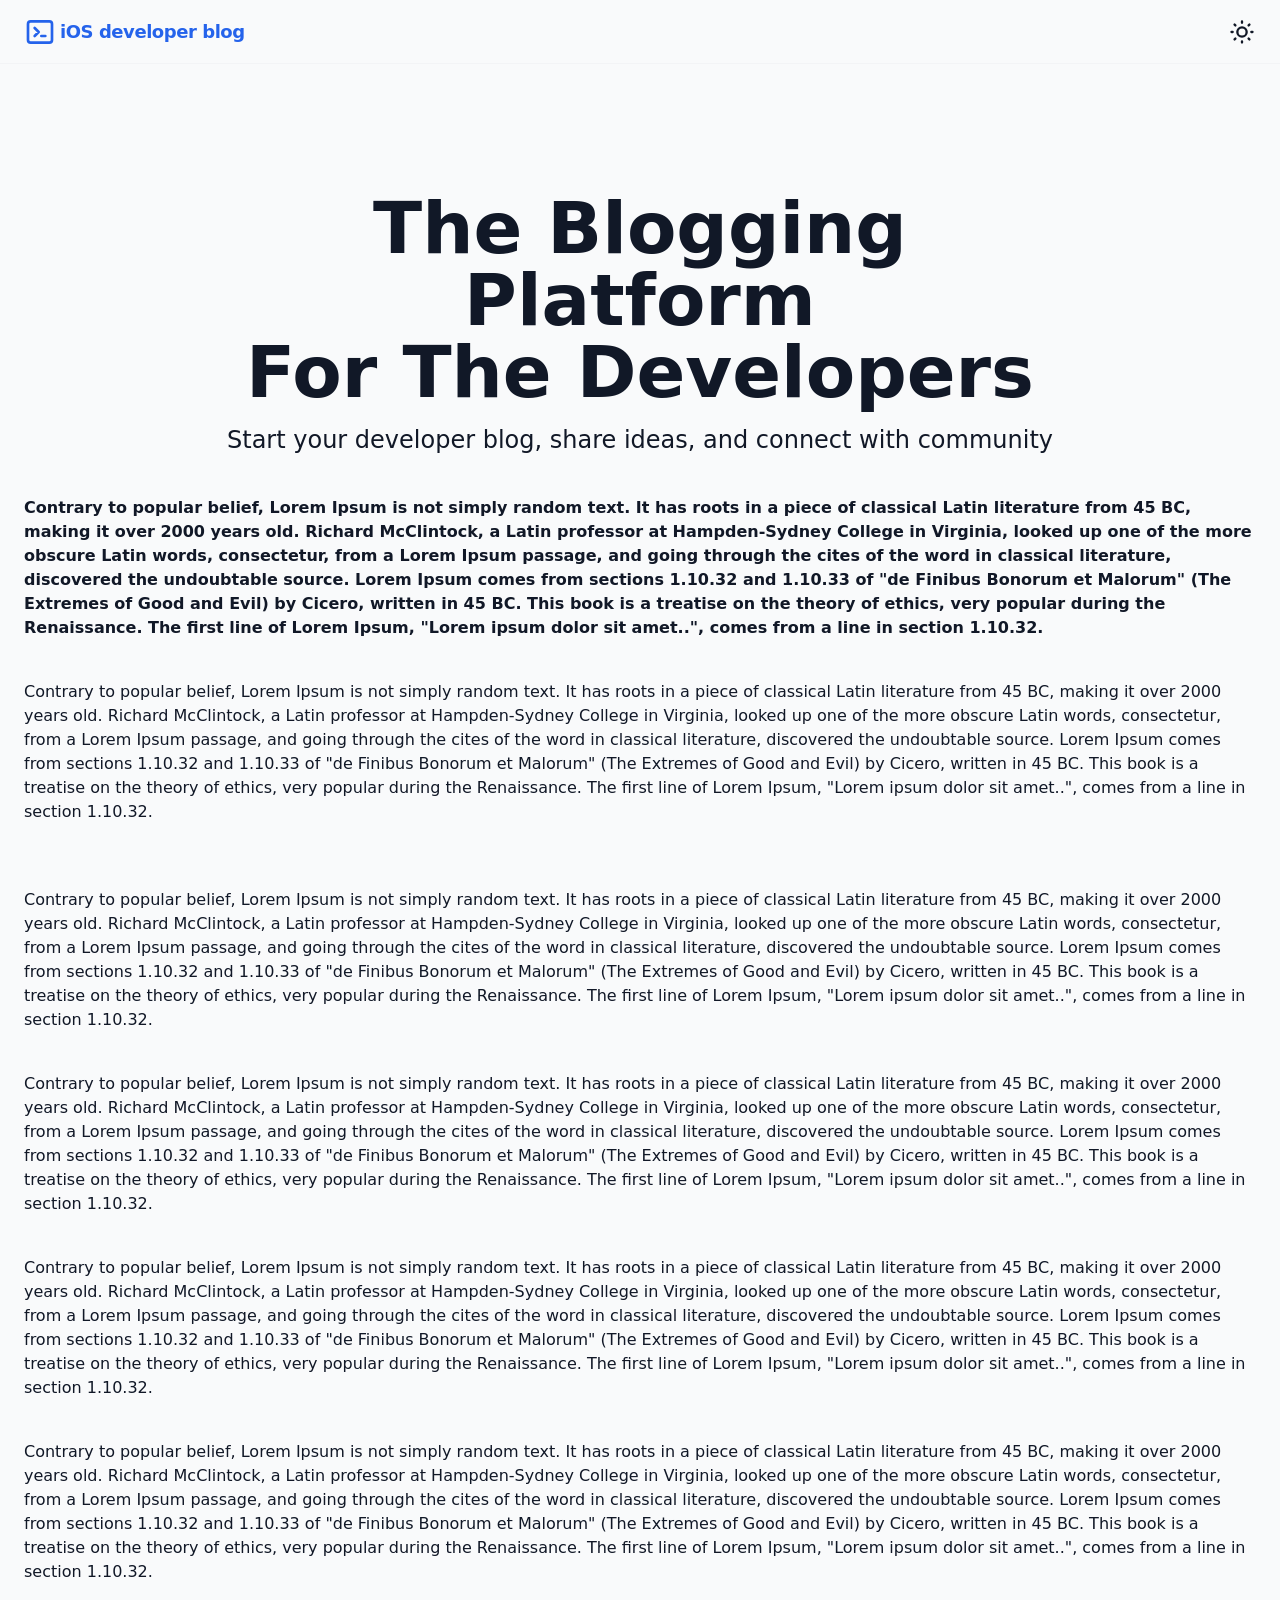
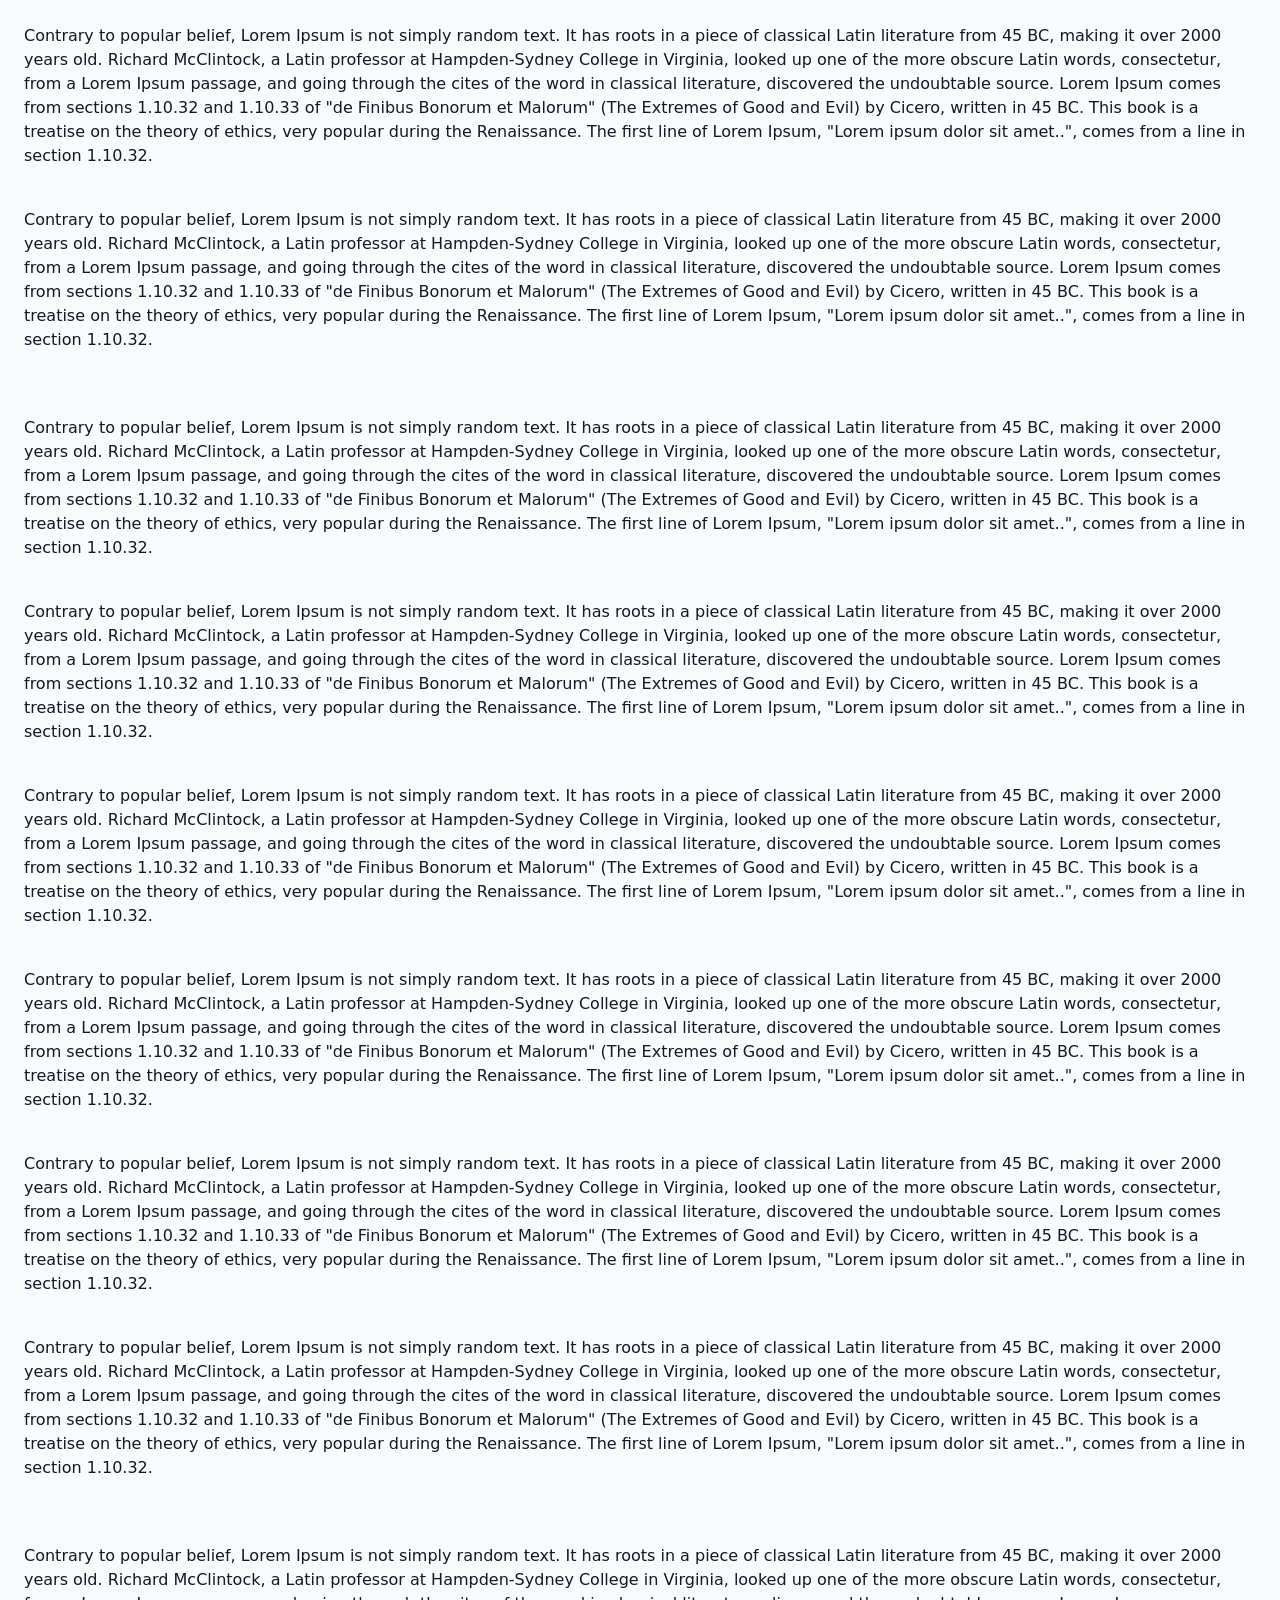
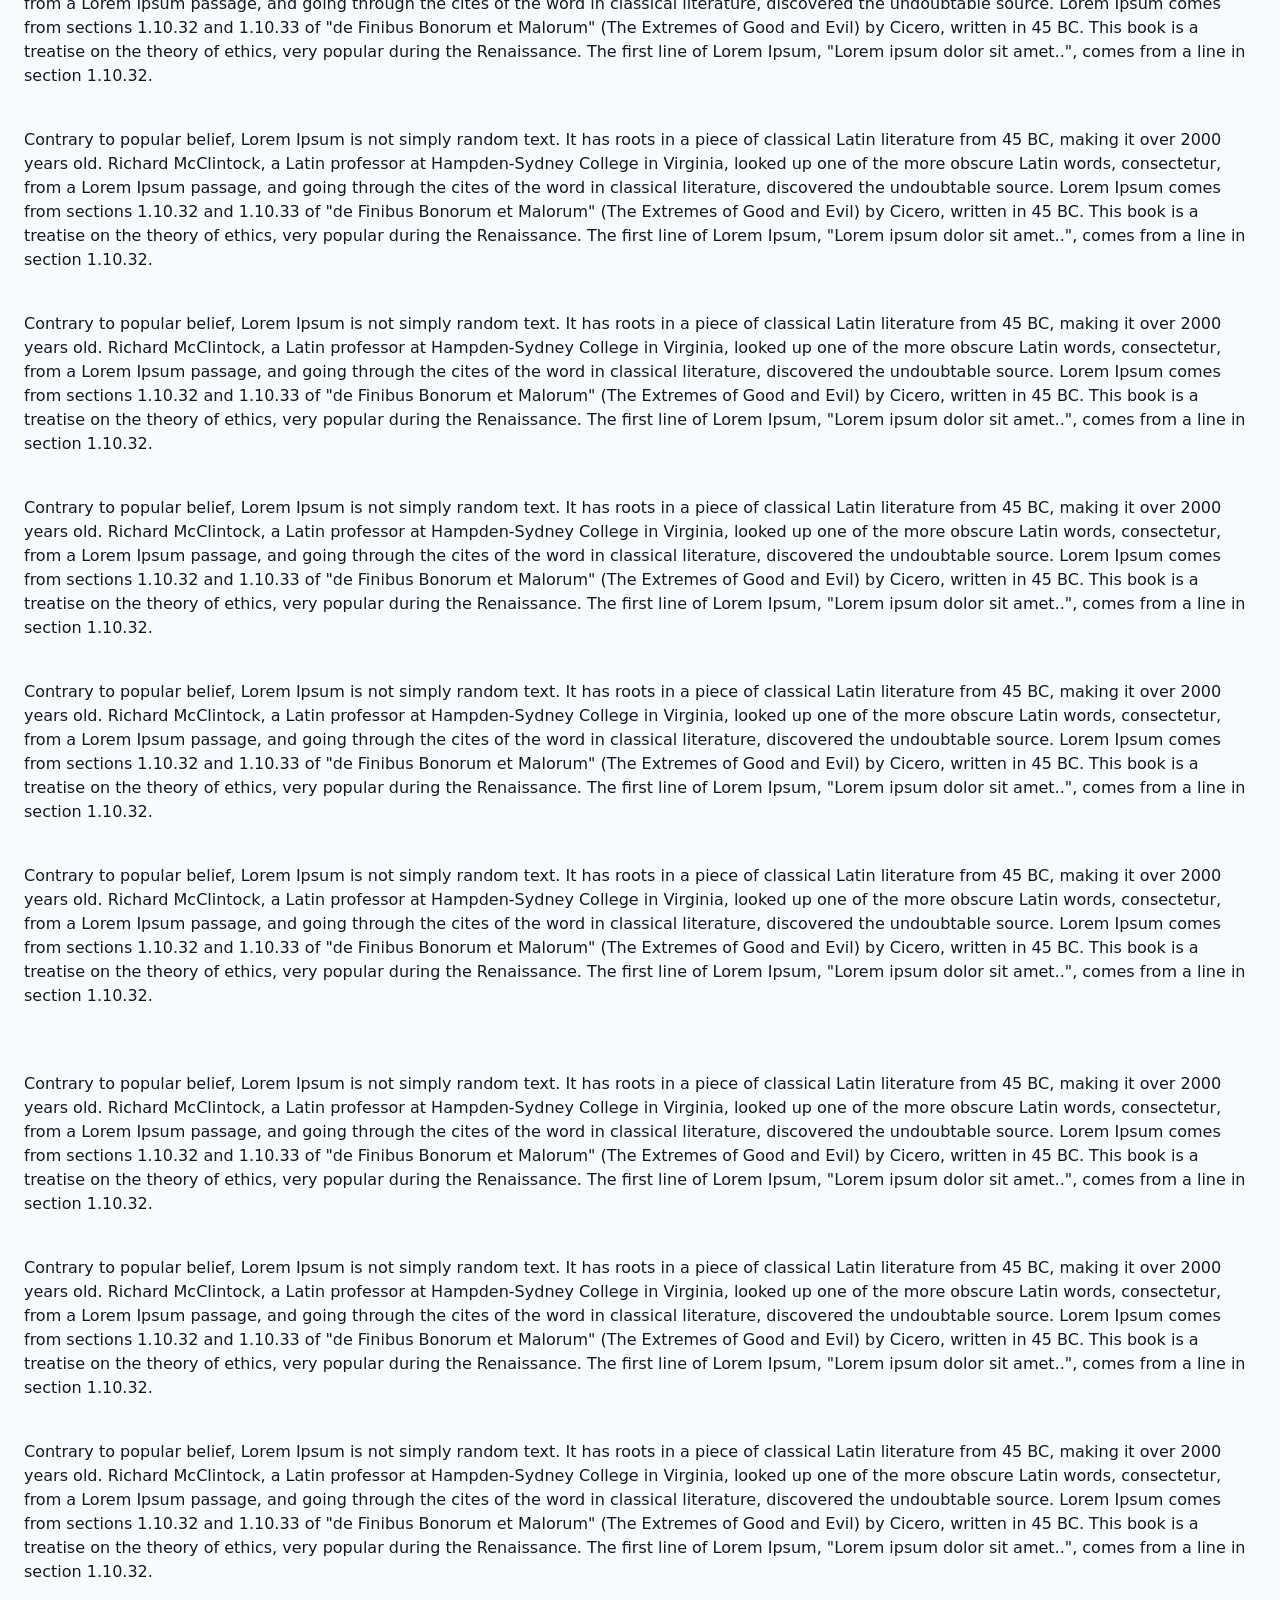
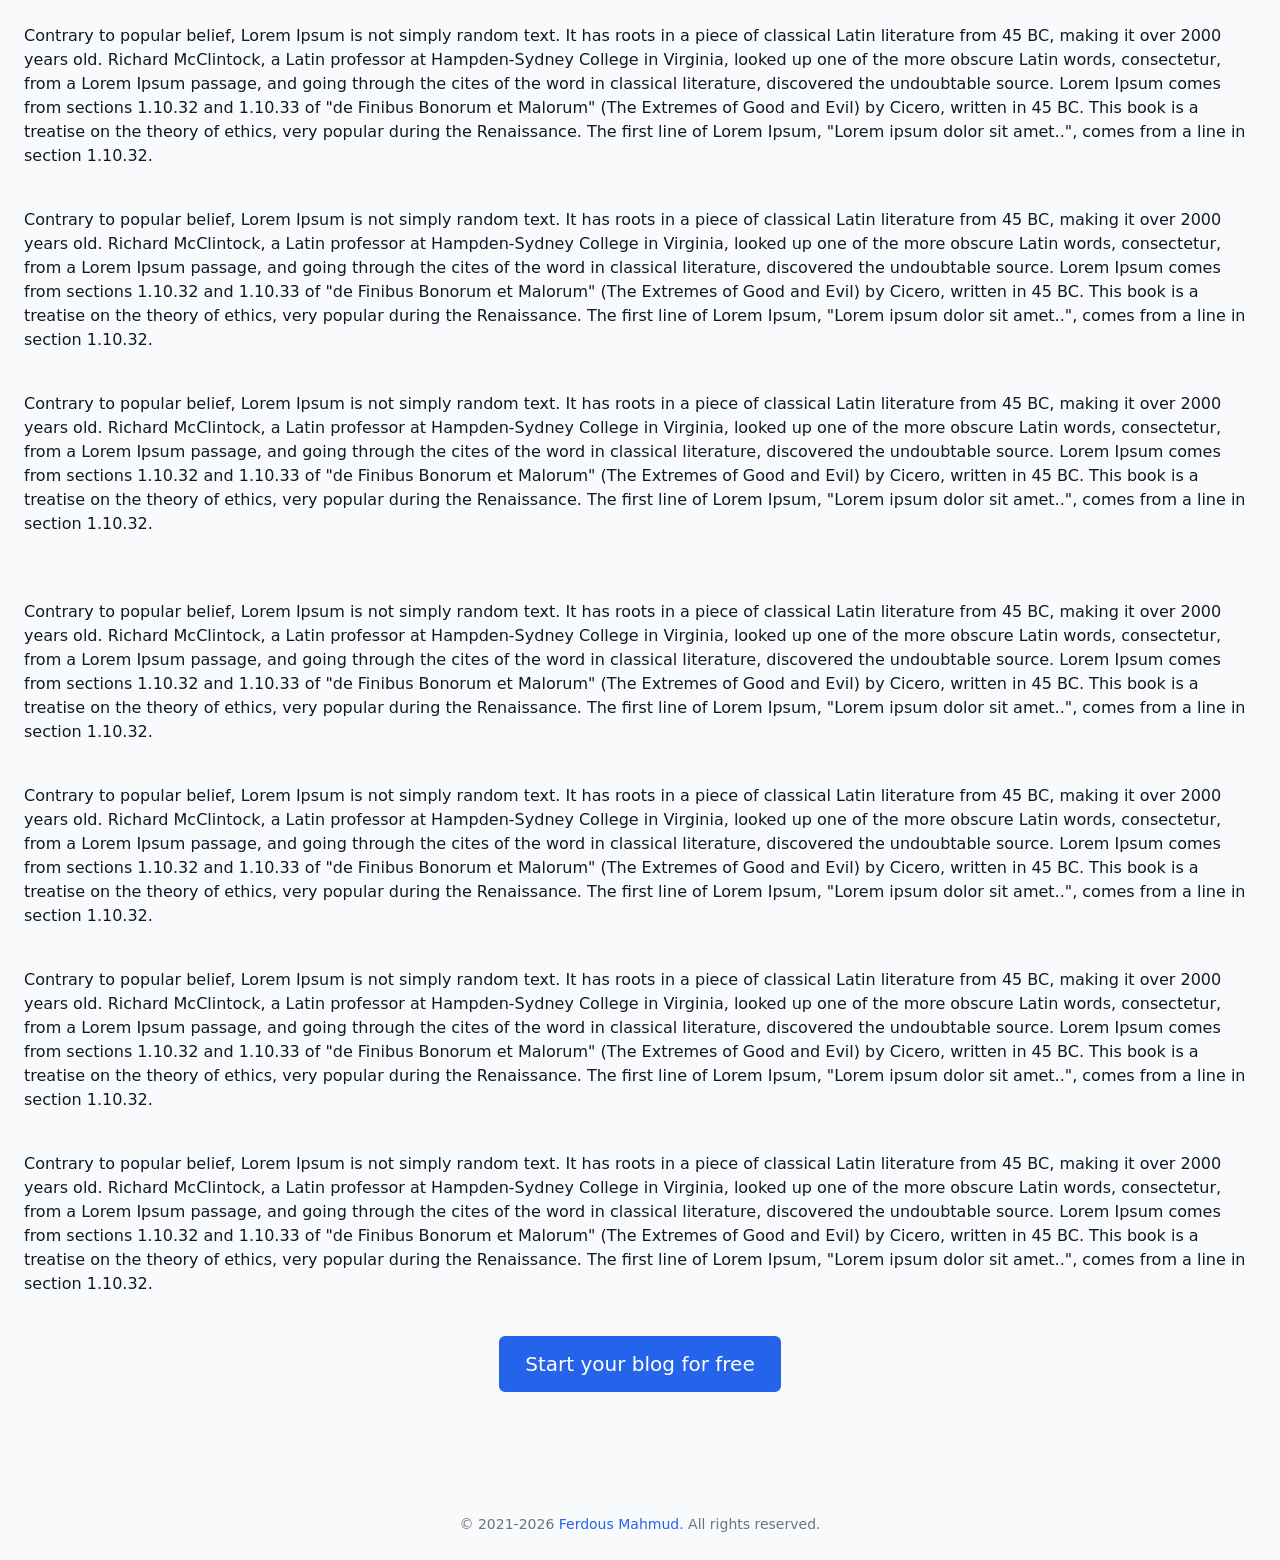
<file: index.html>
<!DOCTYPE html><html><head><meta name="viewport" content="width=device-width"/><meta charSet="utf-8"/><script>!function(){try {var d=document.documentElement.classList;d.remove('light','dark');var e=localStorage.getItem('theme');if("system"===e||(!e&&true)){var t="(prefers-color-scheme: dark)",m=window.matchMedia(t);m.media!==t||m.matches?d.add('dark'):d.add('light')}else if(e) d.add(e)}catch(e){}}()</script><title>iOS developer portfolio</title><meta name="description" content="Ferdous Mahmud&#x27;s developer portfolio and iOS swift blog"/><link rel="icon" href="/favicon.ico"/><meta property="og:url" content="https://localhost:3000/"/><meta property="og:type" content="website"/><meta property="og:site_name" content="Blog for Dev"/><meta property="og:description" content="Ferdous Mahmud&#x27;s developer portfolio and iOS swift blog"/><meta property="og:title" content="iOS developer portfolio"/><meta name="next-head-count" content="11"/><link rel="preload" href="/_next/static/css/29c83807eb7d6374.css" as="style"/><link rel="stylesheet" href="/_next/static/css/29c83807eb7d6374.css" data-n-g=""/><noscript data-n-css=""></noscript><script defer="" nomodule="" src="/_next/static/chunks/polyfills-5cd94c89d3acac5f.js"></script><script src="/_next/static/chunks/webpack-4443b53b1aee8170.js" defer=""></script><script src="/_next/static/chunks/framework-91d7f78b5b4003c8.js" defer=""></script><script src="/_next/static/chunks/main-1e7421553b9673ee.js" defer=""></script><script src="/_next/static/chunks/pages/_app-9415e76614bd6bda.js" defer=""></script><script src="/_next/static/chunks/513-90b7101805253840.js" defer=""></script><script src="/_next/static/chunks/pages/index-876e404962fac6f8.js" defer=""></script><script src="/_next/static/qOl7dESI1xpZ1y2r3j7l4/_buildManifest.js" defer=""></script><script src="/_next/static/qOl7dESI1xpZ1y2r3j7l4/_ssgManifest.js" defer=""></script><script src="/_next/static/qOl7dESI1xpZ1y2r3j7l4/_middlewareManifest.js" defer=""></script><style id="__jsx-393575709">#nprogress{pointer-events:none;}#nprogress .bar{background:#2863EB;position:fixed;z-index:9999;top:0;left:0;width:100%;height:2px;}#nprogress .peg{display:block;position:absolute;right:0px;width:100px;height:100%;box-shadow:0 0 10px #2863EB,0 0 5px #2863EB;opacity:1;-webkit-transform:rotate(3deg) translate(0px,-4px);-ms-transform:rotate(3deg) translate(0px,-4px);-webkit-transform:rotate(3deg) translate(0px,-4px);-ms-transform:rotate(3deg) translate(0px,-4px);transform:rotate(3deg) translate(0px,-4px);}#nprogress .spinner{display:block;position:fixed;z-index:1031;top:15px;right:15px;}#nprogress .spinner-icon{width:18px;height:18px;box-sizing:border-box;border:solid 2px transparent;border-top-color:#2863EB;border-left-color:#2863EB;border-radius:50%;-webkit-animation:nprogresss-spinner 400ms linear infinite;-webkit-animation:nprogress-spinner 400ms linear infinite;animation:nprogress-spinner 400ms linear infinite;}.nprogress-custom-parent{overflow:hidden;position:relative;}.nprogress-custom-parent #nprogress .spinner,.nprogress-custom-parent #nprogress .bar{position:absolute;}@-webkit-keyframes nprogress-spinner{0%{-webkit-transform:rotate(0deg);}100%{-webkit-transform:rotate(360deg);}}@-webkit-keyframes nprogress-spinner{0%{-webkit-transform:rotate(0deg);-ms-transform:rotate(0deg);transform:rotate(0deg);}100%{-webkit-transform:rotate(360deg);-ms-transform:rotate(360deg);transform:rotate(360deg);}}@keyframes nprogress-spinner{0%{-webkit-transform:rotate(0deg);-ms-transform:rotate(0deg);transform:rotate(0deg);}100%{-webkit-transform:rotate(360deg);-ms-transform:rotate(360deg);transform:rotate(360deg);}}</style></head><body><div id="__next" data-reactroot=""><div class="min-h-screen flex flex-col"><div class="pt-16"><header class="border-b border-gray-100 dark:border-gray-700 fixed top-0 inset-x-0 h-16 dark:bg-gray-900 bg-gray-50"><div class="container mx-auto px-4 sm:px-6 py-4 flex justify-between items-center"><a class="flex items-center space-x-1 text-blue-600" href="/"><svg xmlns="http://www.w3.org/2000/svg" fill="none" viewBox="0 0 24 24" stroke="currentColor" aria-hidden="true" class="w-8 h-8 flex-shrink-0"><path stroke-linecap="round" stroke-linejoin="round" stroke-width="2" d="M8 9l3 3-3 3m5 0h3M5 20h14a2 2 0 002-2V6a2 2 0 00-2-2H5a2 2 0 00-2 2v12a2 2 0 002 2z"></path></svg><span class="font-bold text-lg tracking-tight whitespace-nowrap">iOS developer blog</span></a></div></header></div><main class="flex-grow container mx-auto px-4 sm:px-6"><section class="flex flex-col justify-center items-center space-y-10 mt-12 sm:mt-24 md:mt-32"><div class="space-y-4 max-w-4xl mx-auto text-center"><h1 class="text-4xl sm:text-7xl font-bold capitalize"><span class="block">The blogging platform</span><span class="block">for the developers</span></h1><h2 class="text-xl sm:text-2xl">Start your developer blog, share ideas, and connect with community</h2></div><h2 class="font-bold">Contrary to popular belief, Lorem Ipsum is not simply random text. It has roots in a piece of classical Latin literature from 45 BC, making it over 2000 years old. Richard McClintock, a Latin professor at Hampden-Sydney College in Virginia, looked up one of the more obscure Latin words, consectetur, from a Lorem Ipsum passage, and going through the cites of the word in classical literature, discovered the undoubtable source. Lorem Ipsum comes from sections 1.10.32 and 1.10.33 of &quot;de Finibus Bonorum et Malorum&quot; (The Extremes of Good and Evil) by Cicero, written in 45 BC. This book is a treatise on the theory of ethics, very popular during the Renaissance. The first line of Lorem Ipsum, &quot;Lorem ipsum dolor sit amet..&quot;, comes from a line in section 1.10.32.</h2><h2>Contrary to popular belief, Lorem Ipsum is not simply random text. It has roots in a piece of classical Latin literature from 45 BC, making it over 2000 years old. Richard McClintock, a Latin professor at Hampden-Sydney College in Virginia, looked up one of the more obscure Latin words, consectetur, from a Lorem Ipsum passage, and going through the cites of the word in classical literature, discovered the undoubtable source. Lorem Ipsum comes from sections 1.10.32 and 1.10.33 of &quot;de Finibus Bonorum et Malorum&quot; (The Extremes of Good and Evil) by Cicero, written in 45 BC. This book is a treatise on the theory of ethics, very popular during the Renaissance. The first line of Lorem Ipsum, &quot;Lorem ipsum dolor sit amet..&quot;, comes from a line in section 1.10.32.</h2><br/><h2>Contrary to popular belief, Lorem Ipsum is not simply random text. It has roots in a piece of classical Latin literature from 45 BC, making it over 2000 years old. Richard McClintock, a Latin professor at Hampden-Sydney College in Virginia, looked up one of the more obscure Latin words, consectetur, from a Lorem Ipsum passage, and going through the cites of the word in classical literature, discovered the undoubtable source. Lorem Ipsum comes from sections 1.10.32 and 1.10.33 of &quot;de Finibus Bonorum et Malorum&quot; (The Extremes of Good and Evil) by Cicero, written in 45 BC. This book is a treatise on the theory of ethics, very popular during the Renaissance. The first line of Lorem Ipsum, &quot;Lorem ipsum dolor sit amet..&quot;, comes from a line in section 1.10.32.</h2><h2>Contrary to popular belief, Lorem Ipsum is not simply random text. It has roots in a piece of classical Latin literature from 45 BC, making it over 2000 years old. Richard McClintock, a Latin professor at Hampden-Sydney College in Virginia, looked up one of the more obscure Latin words, consectetur, from a Lorem Ipsum passage, and going through the cites of the word in classical literature, discovered the undoubtable source. Lorem Ipsum comes from sections 1.10.32 and 1.10.33 of &quot;de Finibus Bonorum et Malorum&quot; (The Extremes of Good and Evil) by Cicero, written in 45 BC. This book is a treatise on the theory of ethics, very popular during the Renaissance. The first line of Lorem Ipsum, &quot;Lorem ipsum dolor sit amet..&quot;, comes from a line in section 1.10.32.</h2><h2>Contrary to popular belief, Lorem Ipsum is not simply random text. It has roots in a piece of classical Latin literature from 45 BC, making it over 2000 years old. Richard McClintock, a Latin professor at Hampden-Sydney College in Virginia, looked up one of the more obscure Latin words, consectetur, from a Lorem Ipsum passage, and going through the cites of the word in classical literature, discovered the undoubtable source. Lorem Ipsum comes from sections 1.10.32 and 1.10.33 of &quot;de Finibus Bonorum et Malorum&quot; (The Extremes of Good and Evil) by Cicero, written in 45 BC. This book is a treatise on the theory of ethics, very popular during the Renaissance. The first line of Lorem Ipsum, &quot;Lorem ipsum dolor sit amet..&quot;, comes from a line in section 1.10.32.</h2><h2>Contrary to popular belief, Lorem Ipsum is not simply random text. It has roots in a piece of classical Latin literature from 45 BC, making it over 2000 years old. Richard McClintock, a Latin professor at Hampden-Sydney College in Virginia, looked up one of the more obscure Latin words, consectetur, from a Lorem Ipsum passage, and going through the cites of the word in classical literature, discovered the undoubtable source. Lorem Ipsum comes from sections 1.10.32 and 1.10.33 of &quot;de Finibus Bonorum et Malorum&quot; (The Extremes of Good and Evil) by Cicero, written in 45 BC. This book is a treatise on the theory of ethics, very popular during the Renaissance. The first line of Lorem Ipsum, &quot;Lorem ipsum dolor sit amet..&quot;, comes from a line in section 1.10.32.</h2><h2>Contrary to popular belief, Lorem Ipsum is not simply random text. It has roots in a piece of classical Latin literature from 45 BC, making it over 2000 years old. Richard McClintock, a Latin professor at Hampden-Sydney College in Virginia, looked up one of the more obscure Latin words, consectetur, from a Lorem Ipsum passage, and going through the cites of the word in classical literature, discovered the undoubtable source. Lorem Ipsum comes from sections 1.10.32 and 1.10.33 of &quot;de Finibus Bonorum et Malorum&quot; (The Extremes of Good and Evil) by Cicero, written in 45 BC. This book is a treatise on the theory of ethics, very popular during the Renaissance. The first line of Lorem Ipsum, &quot;Lorem ipsum dolor sit amet..&quot;, comes from a line in section 1.10.32.</h2><h2>Contrary to popular belief, Lorem Ipsum is not simply random text. It has roots in a piece of classical Latin literature from 45 BC, making it over 2000 years old. Richard McClintock, a Latin professor at Hampden-Sydney College in Virginia, looked up one of the more obscure Latin words, consectetur, from a Lorem Ipsum passage, and going through the cites of the word in classical literature, discovered the undoubtable source. Lorem Ipsum comes from sections 1.10.32 and 1.10.33 of &quot;de Finibus Bonorum et Malorum&quot; (The Extremes of Good and Evil) by Cicero, written in 45 BC. This book is a treatise on the theory of ethics, very popular during the Renaissance. The first line of Lorem Ipsum, &quot;Lorem ipsum dolor sit amet..&quot;, comes from a line in section 1.10.32.</h2><br/><h2>Contrary to popular belief, Lorem Ipsum is not simply random text. It has roots in a piece of classical Latin literature from 45 BC, making it over 2000 years old. Richard McClintock, a Latin professor at Hampden-Sydney College in Virginia, looked up one of the more obscure Latin words, consectetur, from a Lorem Ipsum passage, and going through the cites of the word in classical literature, discovered the undoubtable source. Lorem Ipsum comes from sections 1.10.32 and 1.10.33 of &quot;de Finibus Bonorum et Malorum&quot; (The Extremes of Good and Evil) by Cicero, written in 45 BC. This book is a treatise on the theory of ethics, very popular during the Renaissance. The first line of Lorem Ipsum, &quot;Lorem ipsum dolor sit amet..&quot;, comes from a line in section 1.10.32.</h2><h2>Contrary to popular belief, Lorem Ipsum is not simply random text. It has roots in a piece of classical Latin literature from 45 BC, making it over 2000 years old. Richard McClintock, a Latin professor at Hampden-Sydney College in Virginia, looked up one of the more obscure Latin words, consectetur, from a Lorem Ipsum passage, and going through the cites of the word in classical literature, discovered the undoubtable source. Lorem Ipsum comes from sections 1.10.32 and 1.10.33 of &quot;de Finibus Bonorum et Malorum&quot; (The Extremes of Good and Evil) by Cicero, written in 45 BC. This book is a treatise on the theory of ethics, very popular during the Renaissance. The first line of Lorem Ipsum, &quot;Lorem ipsum dolor sit amet..&quot;, comes from a line in section 1.10.32.</h2><h2>Contrary to popular belief, Lorem Ipsum is not simply random text. It has roots in a piece of classical Latin literature from 45 BC, making it over 2000 years old. Richard McClintock, a Latin professor at Hampden-Sydney College in Virginia, looked up one of the more obscure Latin words, consectetur, from a Lorem Ipsum passage, and going through the cites of the word in classical literature, discovered the undoubtable source. Lorem Ipsum comes from sections 1.10.32 and 1.10.33 of &quot;de Finibus Bonorum et Malorum&quot; (The Extremes of Good and Evil) by Cicero, written in 45 BC. This book is a treatise on the theory of ethics, very popular during the Renaissance. The first line of Lorem Ipsum, &quot;Lorem ipsum dolor sit amet..&quot;, comes from a line in section 1.10.32.</h2><h2>Contrary to popular belief, Lorem Ipsum is not simply random text. It has roots in a piece of classical Latin literature from 45 BC, making it over 2000 years old. Richard McClintock, a Latin professor at Hampden-Sydney College in Virginia, looked up one of the more obscure Latin words, consectetur, from a Lorem Ipsum passage, and going through the cites of the word in classical literature, discovered the undoubtable source. Lorem Ipsum comes from sections 1.10.32 and 1.10.33 of &quot;de Finibus Bonorum et Malorum&quot; (The Extremes of Good and Evil) by Cicero, written in 45 BC. This book is a treatise on the theory of ethics, very popular during the Renaissance. The first line of Lorem Ipsum, &quot;Lorem ipsum dolor sit amet..&quot;, comes from a line in section 1.10.32.</h2><h2>Contrary to popular belief, Lorem Ipsum is not simply random text. It has roots in a piece of classical Latin literature from 45 BC, making it over 2000 years old. Richard McClintock, a Latin professor at Hampden-Sydney College in Virginia, looked up one of the more obscure Latin words, consectetur, from a Lorem Ipsum passage, and going through the cites of the word in classical literature, discovered the undoubtable source. Lorem Ipsum comes from sections 1.10.32 and 1.10.33 of &quot;de Finibus Bonorum et Malorum&quot; (The Extremes of Good and Evil) by Cicero, written in 45 BC. This book is a treatise on the theory of ethics, very popular during the Renaissance. The first line of Lorem Ipsum, &quot;Lorem ipsum dolor sit amet..&quot;, comes from a line in section 1.10.32.</h2><h2>Contrary to popular belief, Lorem Ipsum is not simply random text. It has roots in a piece of classical Latin literature from 45 BC, making it over 2000 years old. Richard McClintock, a Latin professor at Hampden-Sydney College in Virginia, looked up one of the more obscure Latin words, consectetur, from a Lorem Ipsum passage, and going through the cites of the word in classical literature, discovered the undoubtable source. Lorem Ipsum comes from sections 1.10.32 and 1.10.33 of &quot;de Finibus Bonorum et Malorum&quot; (The Extremes of Good and Evil) by Cicero, written in 45 BC. This book is a treatise on the theory of ethics, very popular during the Renaissance. The first line of Lorem Ipsum, &quot;Lorem ipsum dolor sit amet..&quot;, comes from a line in section 1.10.32.</h2><br/><h2>Contrary to popular belief, Lorem Ipsum is not simply random text. It has roots in a piece of classical Latin literature from 45 BC, making it over 2000 years old. Richard McClintock, a Latin professor at Hampden-Sydney College in Virginia, looked up one of the more obscure Latin words, consectetur, from a Lorem Ipsum passage, and going through the cites of the word in classical literature, discovered the undoubtable source. Lorem Ipsum comes from sections 1.10.32 and 1.10.33 of &quot;de Finibus Bonorum et Malorum&quot; (The Extremes of Good and Evil) by Cicero, written in 45 BC. This book is a treatise on the theory of ethics, very popular during the Renaissance. The first line of Lorem Ipsum, &quot;Lorem ipsum dolor sit amet..&quot;, comes from a line in section 1.10.32.</h2><h2>Contrary to popular belief, Lorem Ipsum is not simply random text. It has roots in a piece of classical Latin literature from 45 BC, making it over 2000 years old. Richard McClintock, a Latin professor at Hampden-Sydney College in Virginia, looked up one of the more obscure Latin words, consectetur, from a Lorem Ipsum passage, and going through the cites of the word in classical literature, discovered the undoubtable source. Lorem Ipsum comes from sections 1.10.32 and 1.10.33 of &quot;de Finibus Bonorum et Malorum&quot; (The Extremes of Good and Evil) by Cicero, written in 45 BC. This book is a treatise on the theory of ethics, very popular during the Renaissance. The first line of Lorem Ipsum, &quot;Lorem ipsum dolor sit amet..&quot;, comes from a line in section 1.10.32.</h2><h2>Contrary to popular belief, Lorem Ipsum is not simply random text. It has roots in a piece of classical Latin literature from 45 BC, making it over 2000 years old. Richard McClintock, a Latin professor at Hampden-Sydney College in Virginia, looked up one of the more obscure Latin words, consectetur, from a Lorem Ipsum passage, and going through the cites of the word in classical literature, discovered the undoubtable source. Lorem Ipsum comes from sections 1.10.32 and 1.10.33 of &quot;de Finibus Bonorum et Malorum&quot; (The Extremes of Good and Evil) by Cicero, written in 45 BC. This book is a treatise on the theory of ethics, very popular during the Renaissance. The first line of Lorem Ipsum, &quot;Lorem ipsum dolor sit amet..&quot;, comes from a line in section 1.10.32.</h2><h2>Contrary to popular belief, Lorem Ipsum is not simply random text. It has roots in a piece of classical Latin literature from 45 BC, making it over 2000 years old. Richard McClintock, a Latin professor at Hampden-Sydney College in Virginia, looked up one of the more obscure Latin words, consectetur, from a Lorem Ipsum passage, and going through the cites of the word in classical literature, discovered the undoubtable source. Lorem Ipsum comes from sections 1.10.32 and 1.10.33 of &quot;de Finibus Bonorum et Malorum&quot; (The Extremes of Good and Evil) by Cicero, written in 45 BC. This book is a treatise on the theory of ethics, very popular during the Renaissance. The first line of Lorem Ipsum, &quot;Lorem ipsum dolor sit amet..&quot;, comes from a line in section 1.10.32.</h2><h2>Contrary to popular belief, Lorem Ipsum is not simply random text. It has roots in a piece of classical Latin literature from 45 BC, making it over 2000 years old. Richard McClintock, a Latin professor at Hampden-Sydney College in Virginia, looked up one of the more obscure Latin words, consectetur, from a Lorem Ipsum passage, and going through the cites of the word in classical literature, discovered the undoubtable source. Lorem Ipsum comes from sections 1.10.32 and 1.10.33 of &quot;de Finibus Bonorum et Malorum&quot; (The Extremes of Good and Evil) by Cicero, written in 45 BC. This book is a treatise on the theory of ethics, very popular during the Renaissance. The first line of Lorem Ipsum, &quot;Lorem ipsum dolor sit amet..&quot;, comes from a line in section 1.10.32.</h2><h2>Contrary to popular belief, Lorem Ipsum is not simply random text. It has roots in a piece of classical Latin literature from 45 BC, making it over 2000 years old. Richard McClintock, a Latin professor at Hampden-Sydney College in Virginia, looked up one of the more obscure Latin words, consectetur, from a Lorem Ipsum passage, and going through the cites of the word in classical literature, discovered the undoubtable source. Lorem Ipsum comes from sections 1.10.32 and 1.10.33 of &quot;de Finibus Bonorum et Malorum&quot; (The Extremes of Good and Evil) by Cicero, written in 45 BC. This book is a treatise on the theory of ethics, very popular during the Renaissance. The first line of Lorem Ipsum, &quot;Lorem ipsum dolor sit amet..&quot;, comes from a line in section 1.10.32.</h2><br/><h2>Contrary to popular belief, Lorem Ipsum is not simply random text. It has roots in a piece of classical Latin literature from 45 BC, making it over 2000 years old. Richard McClintock, a Latin professor at Hampden-Sydney College in Virginia, looked up one of the more obscure Latin words, consectetur, from a Lorem Ipsum passage, and going through the cites of the word in classical literature, discovered the undoubtable source. Lorem Ipsum comes from sections 1.10.32 and 1.10.33 of &quot;de Finibus Bonorum et Malorum&quot; (The Extremes of Good and Evil) by Cicero, written in 45 BC. This book is a treatise on the theory of ethics, very popular during the Renaissance. The first line of Lorem Ipsum, &quot;Lorem ipsum dolor sit amet..&quot;, comes from a line in section 1.10.32.</h2><h2>Contrary to popular belief, Lorem Ipsum is not simply random text. It has roots in a piece of classical Latin literature from 45 BC, making it over 2000 years old. Richard McClintock, a Latin professor at Hampden-Sydney College in Virginia, looked up one of the more obscure Latin words, consectetur, from a Lorem Ipsum passage, and going through the cites of the word in classical literature, discovered the undoubtable source. Lorem Ipsum comes from sections 1.10.32 and 1.10.33 of &quot;de Finibus Bonorum et Malorum&quot; (The Extremes of Good and Evil) by Cicero, written in 45 BC. This book is a treatise on the theory of ethics, very popular during the Renaissance. The first line of Lorem Ipsum, &quot;Lorem ipsum dolor sit amet..&quot;, comes from a line in section 1.10.32.</h2><h2>Contrary to popular belief, Lorem Ipsum is not simply random text. It has roots in a piece of classical Latin literature from 45 BC, making it over 2000 years old. Richard McClintock, a Latin professor at Hampden-Sydney College in Virginia, looked up one of the more obscure Latin words, consectetur, from a Lorem Ipsum passage, and going through the cites of the word in classical literature, discovered the undoubtable source. Lorem Ipsum comes from sections 1.10.32 and 1.10.33 of &quot;de Finibus Bonorum et Malorum&quot; (The Extremes of Good and Evil) by Cicero, written in 45 BC. This book is a treatise on the theory of ethics, very popular during the Renaissance. The first line of Lorem Ipsum, &quot;Lorem ipsum dolor sit amet..&quot;, comes from a line in section 1.10.32.</h2><h2>Contrary to popular belief, Lorem Ipsum is not simply random text. It has roots in a piece of classical Latin literature from 45 BC, making it over 2000 years old. Richard McClintock, a Latin professor at Hampden-Sydney College in Virginia, looked up one of the more obscure Latin words, consectetur, from a Lorem Ipsum passage, and going through the cites of the word in classical literature, discovered the undoubtable source. Lorem Ipsum comes from sections 1.10.32 and 1.10.33 of &quot;de Finibus Bonorum et Malorum&quot; (The Extremes of Good and Evil) by Cicero, written in 45 BC. This book is a treatise on the theory of ethics, very popular during the Renaissance. The first line of Lorem Ipsum, &quot;Lorem ipsum dolor sit amet..&quot;, comes from a line in section 1.10.32.</h2><h2>Contrary to popular belief, Lorem Ipsum is not simply random text. It has roots in a piece of classical Latin literature from 45 BC, making it over 2000 years old. Richard McClintock, a Latin professor at Hampden-Sydney College in Virginia, looked up one of the more obscure Latin words, consectetur, from a Lorem Ipsum passage, and going through the cites of the word in classical literature, discovered the undoubtable source. Lorem Ipsum comes from sections 1.10.32 and 1.10.33 of &quot;de Finibus Bonorum et Malorum&quot; (The Extremes of Good and Evil) by Cicero, written in 45 BC. This book is a treatise on the theory of ethics, very popular during the Renaissance. The first line of Lorem Ipsum, &quot;Lorem ipsum dolor sit amet..&quot;, comes from a line in section 1.10.32.</h2><h2>Contrary to popular belief, Lorem Ipsum is not simply random text. It has roots in a piece of classical Latin literature from 45 BC, making it over 2000 years old. Richard McClintock, a Latin professor at Hampden-Sydney College in Virginia, looked up one of the more obscure Latin words, consectetur, from a Lorem Ipsum passage, and going through the cites of the word in classical literature, discovered the undoubtable source. Lorem Ipsum comes from sections 1.10.32 and 1.10.33 of &quot;de Finibus Bonorum et Malorum&quot; (The Extremes of Good and Evil) by Cicero, written in 45 BC. This book is a treatise on the theory of ethics, very popular during the Renaissance. The first line of Lorem Ipsum, &quot;Lorem ipsum dolor sit amet..&quot;, comes from a line in section 1.10.32.</h2><br/><h2>Contrary to popular belief, Lorem Ipsum is not simply random text. It has roots in a piece of classical Latin literature from 45 BC, making it over 2000 years old. Richard McClintock, a Latin professor at Hampden-Sydney College in Virginia, looked up one of the more obscure Latin words, consectetur, from a Lorem Ipsum passage, and going through the cites of the word in classical literature, discovered the undoubtable source. Lorem Ipsum comes from sections 1.10.32 and 1.10.33 of &quot;de Finibus Bonorum et Malorum&quot; (The Extremes of Good and Evil) by Cicero, written in 45 BC. This book is a treatise on the theory of ethics, very popular during the Renaissance. The first line of Lorem Ipsum, &quot;Lorem ipsum dolor sit amet..&quot;, comes from a line in section 1.10.32.</h2><h2>Contrary to popular belief, Lorem Ipsum is not simply random text. It has roots in a piece of classical Latin literature from 45 BC, making it over 2000 years old. Richard McClintock, a Latin professor at Hampden-Sydney College in Virginia, looked up one of the more obscure Latin words, consectetur, from a Lorem Ipsum passage, and going through the cites of the word in classical literature, discovered the undoubtable source. Lorem Ipsum comes from sections 1.10.32 and 1.10.33 of &quot;de Finibus Bonorum et Malorum&quot; (The Extremes of Good and Evil) by Cicero, written in 45 BC. This book is a treatise on the theory of ethics, very popular during the Renaissance. The first line of Lorem Ipsum, &quot;Lorem ipsum dolor sit amet..&quot;, comes from a line in section 1.10.32.</h2><h2>Contrary to popular belief, Lorem Ipsum is not simply random text. It has roots in a piece of classical Latin literature from 45 BC, making it over 2000 years old. Richard McClintock, a Latin professor at Hampden-Sydney College in Virginia, looked up one of the more obscure Latin words, consectetur, from a Lorem Ipsum passage, and going through the cites of the word in classical literature, discovered the undoubtable source. Lorem Ipsum comes from sections 1.10.32 and 1.10.33 of &quot;de Finibus Bonorum et Malorum&quot; (The Extremes of Good and Evil) by Cicero, written in 45 BC. This book is a treatise on the theory of ethics, very popular during the Renaissance. The first line of Lorem Ipsum, &quot;Lorem ipsum dolor sit amet..&quot;, comes from a line in section 1.10.32.</h2><h2>Contrary to popular belief, Lorem Ipsum is not simply random text. It has roots in a piece of classical Latin literature from 45 BC, making it over 2000 years old. Richard McClintock, a Latin professor at Hampden-Sydney College in Virginia, looked up one of the more obscure Latin words, consectetur, from a Lorem Ipsum passage, and going through the cites of the word in classical literature, discovered the undoubtable source. Lorem Ipsum comes from sections 1.10.32 and 1.10.33 of &quot;de Finibus Bonorum et Malorum&quot; (The Extremes of Good and Evil) by Cicero, written in 45 BC. This book is a treatise on the theory of ethics, very popular during the Renaissance. The first line of Lorem Ipsum, &quot;Lorem ipsum dolor sit amet..&quot;, comes from a line in section 1.10.32.</h2><button type="button" class="bg-blue-600 hover:bg-blue-700 text-white px-6 py-3 rounded-md border-2 border-blue-600 hover:border-blue-700 text-lg sm:text-xl focus:outline-none focus:ring-4 focus:ring-blue-600 focus:ring-opacity-50 whitespace-nowrap">Start your blog for free</button></section></main><footer class="px-4 sm:px-6 py-6 mt-24"><div class="text-center"><p class="text-sm text-gray-500 inline-flex">© 2021-<!-- -->2022<a class="text-blue-600 cursor-pointer hover:text-blue-700" target="_blank" href="https://github.com/ferdous-mahmud"> Ferdous Mahmud.</a> All rights reserved.</p></div></footer></div><div class="fixed bottom-2 right-2"><button type="button" class="opacity-0 inline-flex items-center p-3 rounded-full shadow-sm text-gray-50 bg-blue-600 transition-opacity hover:bg-blue-700 focus:outline-none focus:ring-1 focus:ring-offset-1 focus:ring-blue-500"><svg xmlns="http://www.w3.org/2000/svg" fill="none" viewBox="0 0 24 24" stroke="currentColor" aria-hidden="true" class="h-5 w-5"><path stroke-linecap="round" stroke-linejoin="round" stroke-width="2" d="M5 11l7-7 7 7M5 19l7-7 7 7"></path></svg></button></div></div><script id="__NEXT_DATA__" type="application/json">{"props":{"pageProps":{}},"page":"/","query":{},"buildId":"qOl7dESI1xpZ1y2r3j7l4","nextExport":true,"autoExport":true,"isFallback":false,"scriptLoader":[]}</script></body></html>
</file>
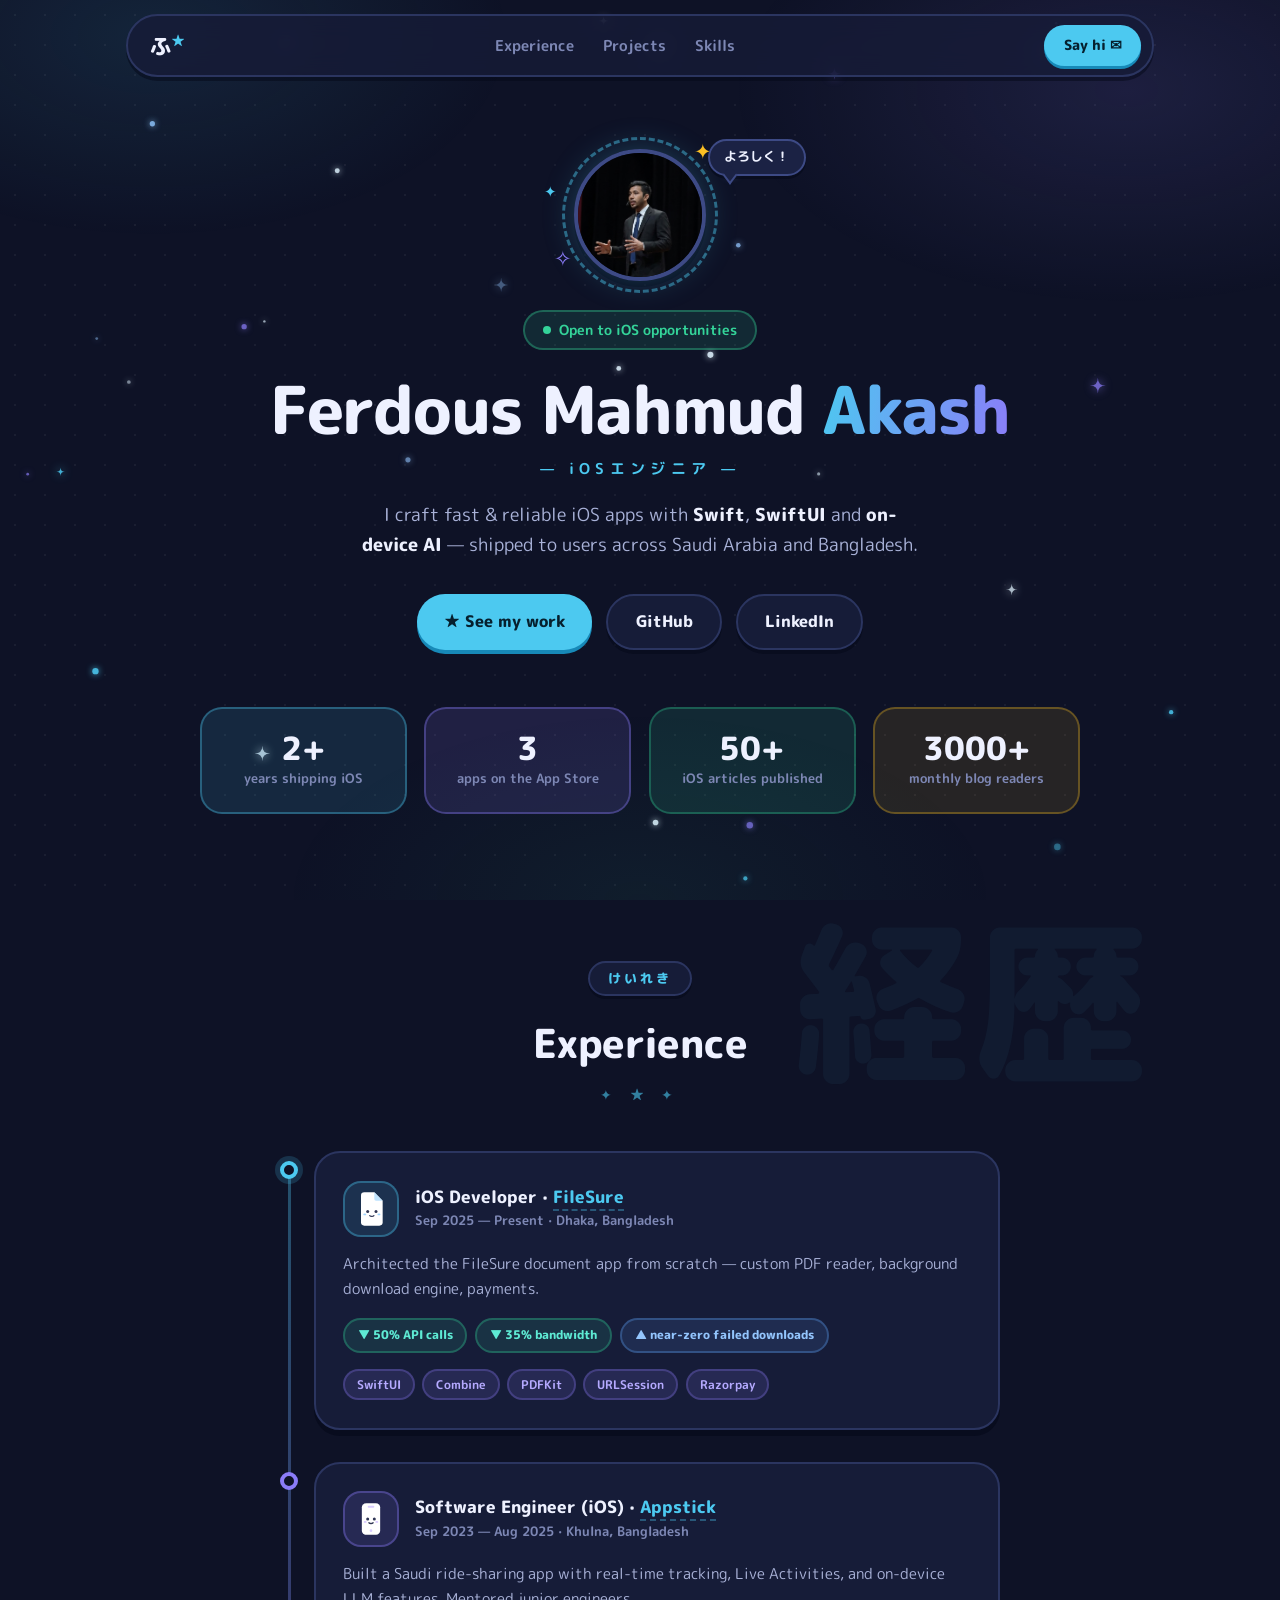
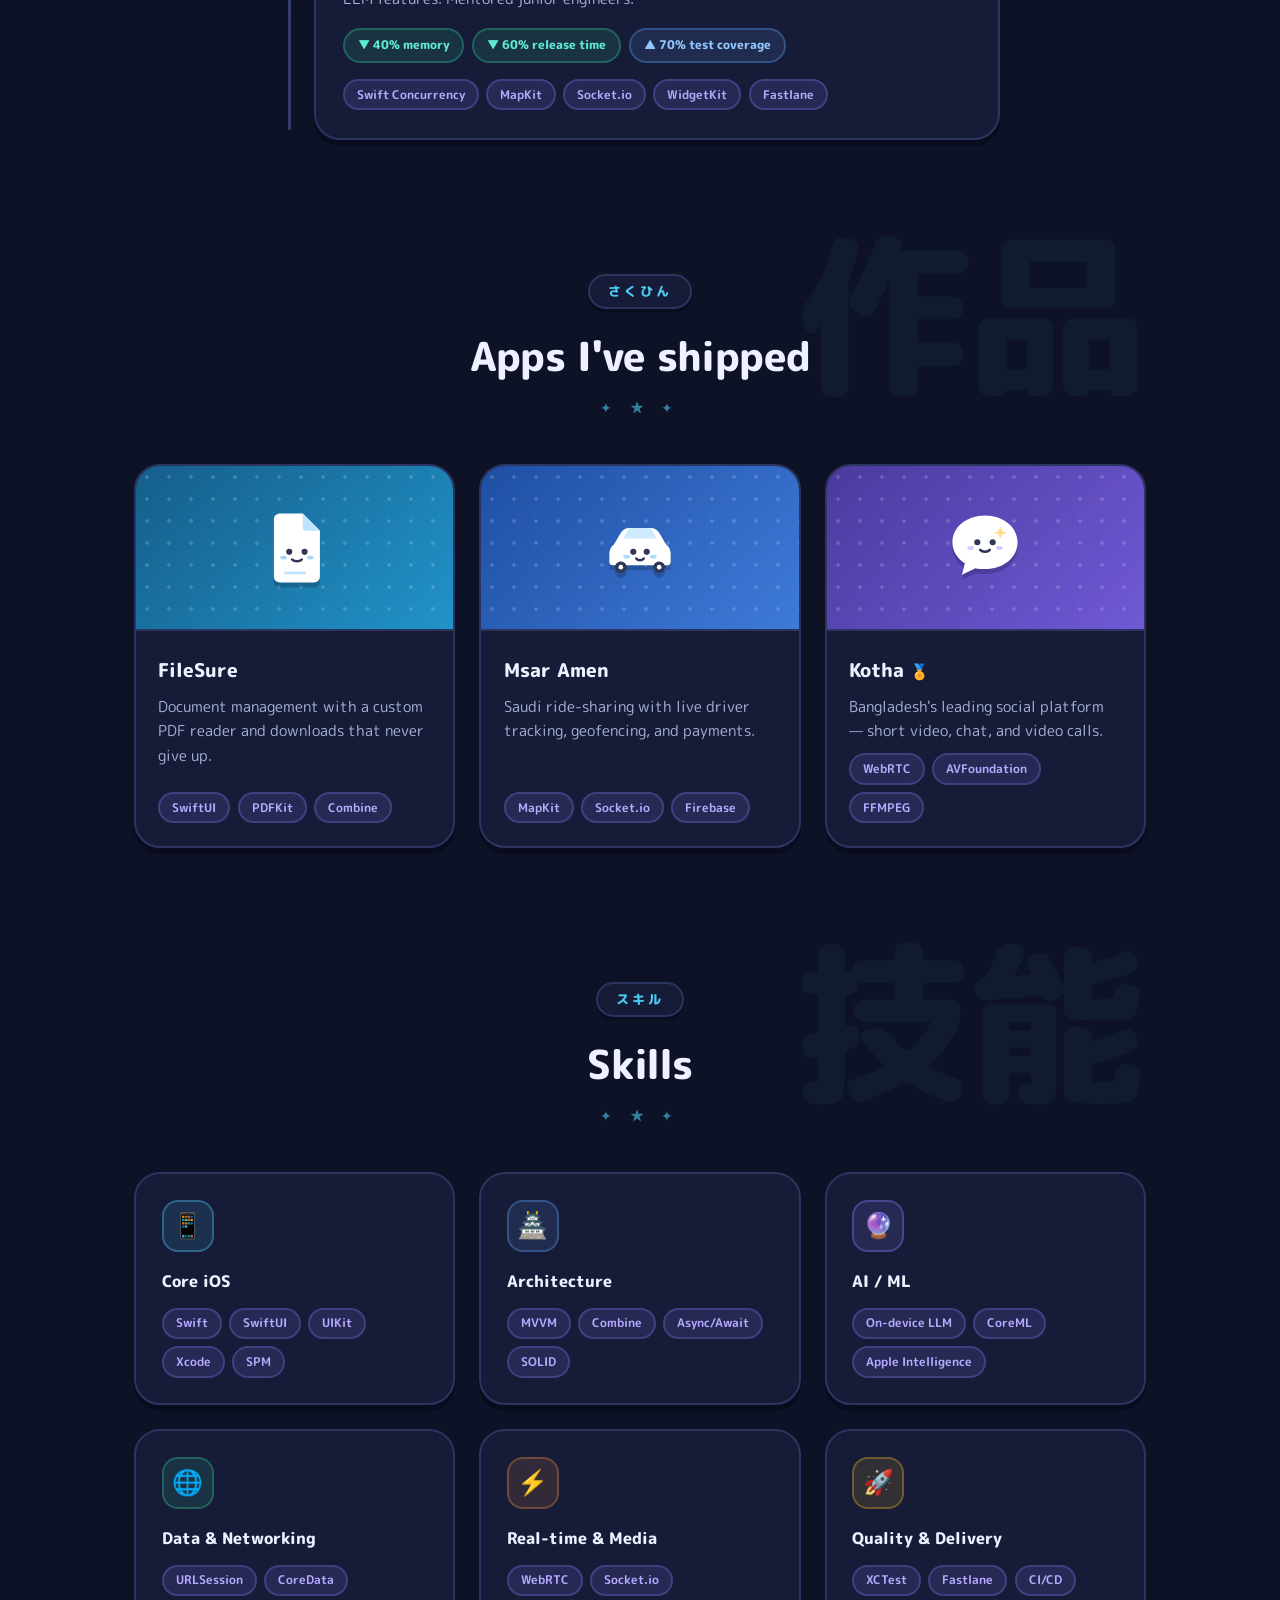
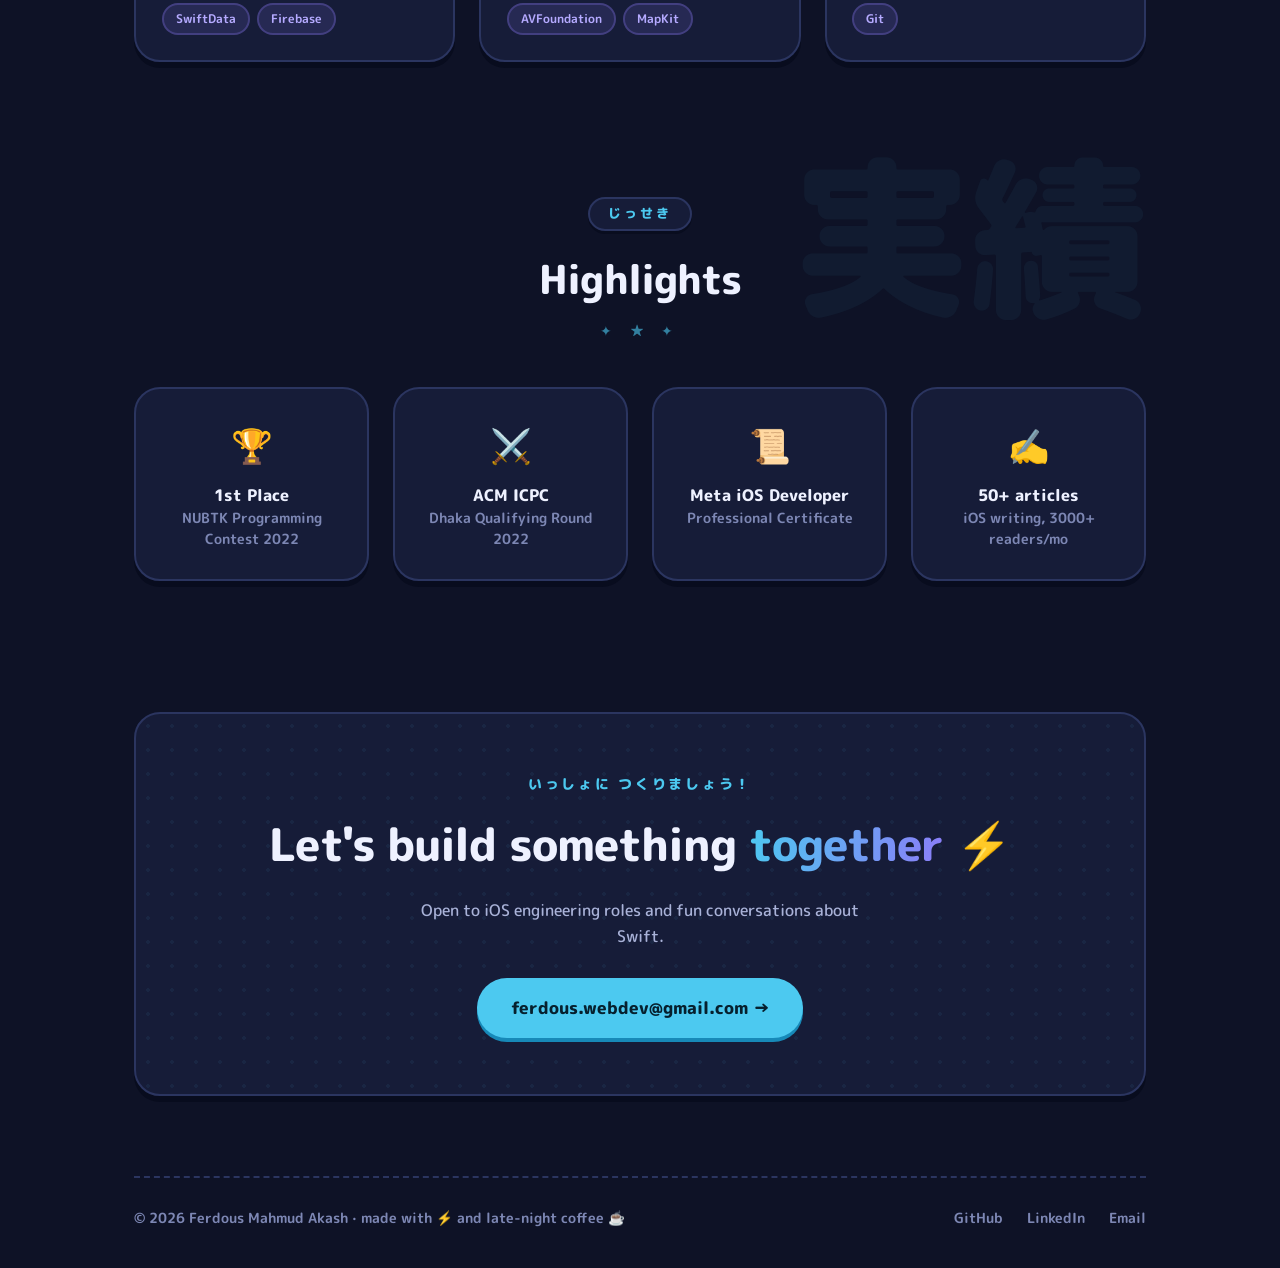
<file: portfolio/index.html>
<!DOCTYPE html>
<html lang="en">
<head>
    <meta charset="UTF-8">
    <meta name="viewport" content="width=device-width, initial-scale=1.0">
    <title>Ferdous Mahmud Akash — iOS Engineer</title>
    <meta name="description" content="iOS Engineer specialized in Swift, SwiftUI, on-device LLM, and scalable mobile architecture. Building high-performance products at FileSure, previously Appstick.">
    <meta name="keywords" content="Ferdous Mahmud Akash, iOS Developer, iOS Engineer, Swift, SwiftUI, UIKit, Apple Intelligence, CoreML, FileSure, Appstick">
    <meta name="author" content="Ferdous Mahmud Akash">
    <meta name="theme-color" content="#0e1226">

    <meta property="og:type" content="website">
    <meta property="og:url" content="https://ferdous-mahmud.github.io/">
    <meta property="og:title" content="Ferdous Mahmud Akash — iOS Engineer">
    <meta property="og:description" content="Building production iOS apps with Swift, SwiftUI, real-time systems, and on-device AI.">
    <meta property="og:image" content="https://ferdous-mahmud.github.io/profile.jpg">

    <meta property="twitter:card" content="summary_large_image">
    <meta property="twitter:url" content="https://ferdous-mahmud.github.io/">
    <meta property="twitter:title" content="Ferdous Mahmud Akash — iOS Engineer">
    <meta property="twitter:description" content="Building production iOS apps with Swift, SwiftUI, real-time systems, and on-device AI.">

    <script type="application/ld+json">
    {
        "@context": "https://schema.org",
        "@type": "Person",
        "name": "Ferdous Mahmud Akash",
        "jobTitle": "iOS Engineer",
        "url": "https://ferdous-mahmud.github.io/",
        "sameAs": [
            "https://www.linkedin.com/in/ferdous19",
            "https://github.com/ferdous-mahmud"
        ]
    }
    </script>

    <link rel="stylesheet" href="style.css">
    <link rel="preconnect" href="https://fonts.googleapis.com">
    <link rel="preconnect" href="https://fonts.gstatic.com" crossorigin>
    <link href="https://fonts.googleapis.com/css2?family=M+PLUS+Rounded+1c:wght@400;500;700;800&family=Zen+Maru+Gothic:wght@500;700&display=swap" rel="stylesheet">
</head>
<body>
    <canvas id="sakura" aria-hidden="true"></canvas>
    <div class="bg-deco" aria-hidden="true"></div>

    <!-- ============ NAV ============ -->
    <nav class="nav">
        <div class="nav-inner">
            <a class="nav-logo" href="#top">ふ<span class="logo-heart">★</span></a>
            <ul class="nav-links">
                <li><a href="#experience">Experience</a></li>
                <li><a href="#projects">Projects</a></li>
                <li><a href="#skills">Skills</a></li>
            </ul>
            <a class="nav-cta" href="mailto:ferdous.webdev@gmail.com">Say hi ✉</a>
        </div>
    </nav>

    <main id="top">

        <!-- ============ HERO ============ -->
        <header class="hero">
            <div class="hero-avatar">
                <span class="ring" aria-hidden="true"></span>
                <img src="profile.jpg" alt="Ferdous Mahmud Akash" class="avatar">
                <span class="sparkle s1" aria-hidden="true">✦</span>
                <span class="sparkle s2" aria-hidden="true">✧</span>
                <span class="sparkle s3" aria-hidden="true">✦</span>
                <span class="hero-bubble" aria-hidden="true">よろしく！</span>
            </div>

            <div class="availability">
                <span class="pulse-dot" aria-hidden="true"></span>
                Open to iOS opportunities
            </div>

            <h1>Ferdous Mahmud <span class="grad">Akash</span></h1>
            <p class="hero-jp" aria-hidden="true">— iOSエンジニア —</p>
            <p class="hero-sub">I craft fast &amp; reliable iOS apps with <strong>Swift</strong>, <strong>SwiftUI</strong> and <strong>on-device AI</strong> — shipped to users across Saudi Arabia and Bangladesh.</p>

            <div class="hero-actions">
                <a class="btn btn-solid" href="#projects">★ See my work</a>
                <a class="btn btn-ghost" href="https://github.com/ferdous-mahmud" target="_blank" rel="noopener noreferrer">GitHub</a>
                <a class="btn btn-ghost" href="https://www.linkedin.com/in/ferdous19" target="_blank" rel="noopener noreferrer">LinkedIn</a>
            </div>

            <div class="stats-band">
                <div class="stat stat-pink">
                    <span class="stat-number">2+</span>
                    <span class="stat-label">years shipping iOS</span>
                </div>
                <div class="stat stat-sky">
                    <span class="stat-number">3</span>
                    <span class="stat-label">apps on the App Store</span>
                </div>
                <div class="stat stat-mint">
                    <span class="stat-number">50+</span>
                    <span class="stat-label">iOS articles published</span>
                </div>
                <div class="stat stat-lav">
                    <span class="stat-number">3000+</span>
                    <span class="stat-label">monthly blog readers</span>
                </div>
            </div>
        </header>

        <!-- ============ EXPERIENCE ============ -->
        <section id="experience" class="section" data-kanji="経歴">
            <div class="section-head">
                <span class="jp-tag">けいれき</span>
                <h2>Experience</h2>
                <span class="head-deco" aria-hidden="true">✦ ★ ✦</span>
            </div>

            <div class="timeline">
                <article class="tl-item">
                    <div class="tl-marker current" aria-hidden="true"></div>
                    <div class="card tl-card">
                        <div class="tl-top">
                            <div class="tl-logo logo-pink" aria-hidden="true">
                                <!-- kawaii document -->
                                <svg viewBox="0 0 48 48" fill="none"><path d="M12 8a4 4 0 0 1 4-4h12l10 10v26a4 4 0 0 1-4 4H16a4 4 0 0 1-4-4V8z" fill="#fff"/><path d="M28 4l10 10h-8a2 2 0 0 1-2-2V4z" fill="#bfe4ff"/><circle cx="20" cy="27" r="1.8" fill="#303655"/><circle cx="30" cy="27" r="1.8" fill="#303655"/><path d="M22.5 32c1 1.2 4 1.2 5 0" stroke="#303655" stroke-width="1.6" stroke-linecap="round"/><ellipse cx="16.5" cy="30.5" rx="1.8" ry="1.1" fill="#9fd4ff"/><ellipse cx="33.5" cy="30.5" rx="1.8" ry="1.1" fill="#9fd4ff"/></svg>
                            </div>
                            <div>
                                <h3>iOS Developer · <a href="https://www.filesure.in/" target="_blank" rel="noopener noreferrer">FileSure</a></h3>
                                <p class="tl-meta">Sep 2025 — Present · Dhaka, Bangladesh</p>
                            </div>
                        </div>
                        <p class="tl-desc">Architected the FileSure document app from scratch — custom PDF reader, background download engine, payments.</p>
                        <div class="metric-chips">
                            <span class="chip chip-good">▼ 50% API calls</span>
                            <span class="chip chip-good">▼ 35% bandwidth</span>
                            <span class="chip chip-nice">▲ near-zero failed downloads</span>
                        </div>
                        <ul class="pill-list"><li>SwiftUI</li><li>Combine</li><li>PDFKit</li><li>URLSession</li><li>Razorpay</li></ul>
                    </div>
                </article>

                <article class="tl-item">
                    <div class="tl-marker" aria-hidden="true"></div>
                    <div class="card tl-card">
                        <div class="tl-top">
                            <div class="tl-logo logo-lav" aria-hidden="true">
                                <!-- kawaii phone -->
                                <svg viewBox="0 0 48 48" fill="none"><rect x="13" y="5" width="22" height="38" rx="5" fill="#fff"/><rect x="20" y="8" width="8" height="2.4" rx="1.2" fill="#d9ccff"/><circle cx="20" cy="24" r="1.8" fill="#303655"/><circle cx="28" cy="24" r="1.8" fill="#303655"/><path d="M21.5 28.5c1 1.2 4 1.2 5 0" stroke="#303655" stroke-width="1.6" stroke-linecap="round"/><ellipse cx="17" cy="27.5" rx="1.8" ry="1.1" fill="#d9c8ff"/><ellipse cx="31" cy="27.5" rx="1.8" ry="1.1" fill="#d9c8ff"/><circle cx="24" cy="38" r="1.6" fill="#d9ccff"/></svg>
                            </div>
                            <div>
                                <h3>Software Engineer (iOS) · <a href="https://appstick.com.bd/" target="_blank" rel="noopener noreferrer">Appstick</a></h3>
                                <p class="tl-meta">Sep 2023 — Aug 2025 · Khulna, Bangladesh</p>
                            </div>
                        </div>
                        <p class="tl-desc">Built a Saudi ride-sharing app with real-time tracking, Live Activities, and on-device LLM features. Mentored junior engineers.</p>
                        <div class="metric-chips">
                            <span class="chip chip-good">▼ 40% memory</span>
                            <span class="chip chip-good">▼ 60% release time</span>
                            <span class="chip chip-nice">▲ 70% test coverage</span>
                        </div>
                        <ul class="pill-list"><li>Swift Concurrency</li><li>MapKit</li><li>Socket.io</li><li>WidgetKit</li><li>Fastlane</li></ul>
                    </div>
                </article>
            </div>
        </section>

        <!-- ============ PROJECTS ============ -->
        <section id="projects" class="section" data-kanji="作品">
            <div class="section-head">
                <span class="jp-tag">さくひん</span>
                <h2>Apps I've shipped</h2>
                <span class="head-deco" aria-hidden="true">✦ ★ ✦</span>
            </div>

            <div class="project-grid">
                <a class="card project-card" href="https://apps.apple.com/in/app/filesure/id6759514259" target="_blank" rel="noopener noreferrer">
                    <div class="project-visual visual-pink" aria-hidden="true">
                        <svg class="mascot" viewBox="0 0 96 96" fill="none">
                            <path d="M26 18a6 6 0 0 1 6-6h24l18 18v48a6 6 0 0 1-6 6H32a6 6 0 0 1-6-6V18z" fill="#fff"/>
                            <path d="M56 12l18 18H60a4 4 0 0 1-4-4V12z" fill="#bfe4ff"/>
                            <circle cx="42" cy="52" r="3.2" fill="#303655"/>
                            <circle cx="58" cy="52" r="3.2" fill="#303655"/>
                            <path d="M45 60c2 2.4 8 2.4 10 0" stroke="#303655" stroke-width="2.6" stroke-linecap="round"/>
                            <ellipse cx="36" cy="58" rx="3.4" ry="2" fill="#9fd4ff"/>
                            <ellipse cx="64" cy="58" rx="3.4" ry="2" fill="#9fd4ff"/>
                            <path d="M38 74h20" stroke="#bfe4ff" stroke-width="3" stroke-linecap="round"/>
                        </svg>
                        <span class="store-tag">App Store ↗</span>
                    </div>
                    <div class="project-body">
                        <h3>FileSure</h3>
                        <p>Document management with a custom PDF reader and downloads that never give up.</p>
                        <ul class="pill-list"><li>SwiftUI</li><li>PDFKit</li><li>Combine</li></ul>
                    </div>
                </a>

                <a class="card project-card" href="https://apps.apple.com/sa/app/msar-%D9%85%D8%B3%D8%A7%D8%B1/id1639771181" target="_blank" rel="noopener noreferrer">
                    <div class="project-visual visual-sky" aria-hidden="true">
                        <svg class="mascot" viewBox="0 0 96 96" fill="none">
                            <path d="M16 54c0-4 2-8 5-10l7-12c2-3 5-5 9-5h22c4 0 7 2 9 5l7 12c3 2 5 6 5 10v8a4 4 0 0 1-4 4H20a4 4 0 0 1-4-4v-8z" fill="#fff"/>
                            <path d="M31 38l4-8c1-2 3-3 5-3h16c2 0 4 1 5 3l4 8H31z" fill="#cdeaff"/>
                            <circle cx="41" cy="52" r="3.2" fill="#303655"/>
                            <circle cx="55" cy="52" r="3.2" fill="#303655"/>
                            <path d="M44 59c2 2.4 6 2.4 8 0" stroke="#303655" stroke-width="2.6" stroke-linecap="round"/>
                            <ellipse cx="34" cy="57" rx="3.4" ry="2" fill="#a5d8ff"/>
                            <ellipse cx="62" cy="57" rx="3.4" ry="2" fill="#a5d8ff"/>
                            <circle cx="28" cy="68" r="6" fill="#303655"/><circle cx="28" cy="68" r="2.4" fill="#fff"/>
                            <circle cx="68" cy="68" r="6" fill="#303655"/><circle cx="68" cy="68" r="2.4" fill="#fff"/>
                        </svg>
                        <span class="store-tag">App Store ↗</span>
                    </div>
                    <div class="project-body">
                        <h3>Msar Amen</h3>
                        <p>Saudi ride-sharing with live driver tracking, geofencing, and payments.</p>
                        <ul class="pill-list"><li>MapKit</li><li>Socket.io</li><li>Firebase</li></ul>
                    </div>
                </a>

                <a class="card project-card" href="https://apps.apple.com/us/app/kotha/id1188060798" target="_blank" rel="noopener noreferrer">
                    <div class="project-visual visual-lav" aria-hidden="true">
                        <svg class="mascot" viewBox="0 0 96 96" fill="none">
                            <path d="M48 14c-19 0-34 12-34 28 0 9 5 17 13 22l-3 12 14-7c3 .6 6.6 1 10 1 19 0 34-12 34-28s-15-28-34-28z" fill="#fff"/>
                            <circle cx="40" cy="42" r="3.2" fill="#303655"/>
                            <circle cx="56" cy="42" r="3.2" fill="#303655"/>
                            <path d="M43 50c2 2.4 8 2.4 10 0" stroke="#303655" stroke-width="2.6" stroke-linecap="round"/>
                            <ellipse cx="33" cy="48" rx="3.4" ry="2" fill="#d9c8ff"/>
                            <ellipse cx="63" cy="48" rx="3.4" ry="2" fill="#d9c8ff"/>
                            <path d="M64 26l2.2 4.4L71 32l-4.8 1.6L64 38l-2.2-4.4L57 32l4.8-1.6L64 26z" fill="#ffe08a"/>
                        </svg>
                        <span class="store-tag">App Store ↗</span>
                    </div>
                    <div class="project-body">
                        <h3>Kotha <span class="award" title="National ICT Award">🏅</span></h3>
                        <p>Bangladesh's leading social platform — short video, chat, and video calls.</p>
                        <ul class="pill-list"><li>WebRTC</li><li>AVFoundation</li><li>FFMPEG</li></ul>
                    </div>
                </a>
            </div>
        </section>

        <!-- ============ SKILLS ============ -->
        <section id="skills" class="section" data-kanji="技能">
            <div class="section-head">
                <span class="jp-tag">スキル</span>
                <h2>Skills</h2>
                <span class="head-deco" aria-hidden="true">✦ ★ ✦</span>
            </div>

            <div class="skills-grid">
                <div class="card skill-card">
                    <div class="skill-icon icon-pink" aria-hidden="true">📱</div>
                    <h3>Core iOS</h3>
                    <ul class="pill-list"><li>Swift</li><li>SwiftUI</li><li>UIKit</li><li>Xcode</li><li>SPM</li></ul>
                </div>
                <div class="card skill-card">
                    <div class="skill-icon icon-sky" aria-hidden="true">🏯</div>
                    <h3>Architecture</h3>
                    <ul class="pill-list"><li>MVVM</li><li>Combine</li><li>Async/Await</li><li>SOLID</li></ul>
                </div>
                <div class="card skill-card">
                    <div class="skill-icon icon-lav" aria-hidden="true">🔮</div>
                    <h3>AI / ML</h3>
                    <ul class="pill-list"><li>On-device LLM</li><li>CoreML</li><li>Apple Intelligence</li></ul>
                </div>
                <div class="card skill-card">
                    <div class="skill-icon icon-mint" aria-hidden="true">🌐</div>
                    <h3>Data &amp; Networking</h3>
                    <ul class="pill-list"><li>URLSession</li><li>CoreData</li><li>SwiftData</li><li>Firebase</li></ul>
                </div>
                <div class="card skill-card">
                    <div class="skill-icon icon-peach" aria-hidden="true">⚡</div>
                    <h3>Real-time &amp; Media</h3>
                    <ul class="pill-list"><li>WebRTC</li><li>Socket.io</li><li>AVFoundation</li><li>MapKit</li></ul>
                </div>
                <div class="card skill-card">
                    <div class="skill-icon icon-lemon" aria-hidden="true">🚀</div>
                    <h3>Quality &amp; Delivery</h3>
                    <ul class="pill-list"><li>XCTest</li><li>Fastlane</li><li>CI/CD</li><li>Git</li></ul>
                </div>
            </div>
        </section>

        <!-- ============ HIGHLIGHTS ============ -->
        <section id="highlights" class="section" data-kanji="実績">
            <div class="section-head">
                <span class="jp-tag">じっせき</span>
                <h2>Highlights</h2>
                <span class="head-deco" aria-hidden="true">✦ ★ ✦</span>
            </div>
            <div class="highlight-row">
                <div class="card highlight-card">
                    <span class="highlight-emoji" aria-hidden="true">🏆</span>
                    <p><strong>1st Place</strong><br>NUBTK Programming Contest 2022</p>
                </div>
                <div class="card highlight-card">
                    <span class="highlight-emoji" aria-hidden="true">⚔️</span>
                    <p><strong>ACM ICPC</strong><br>Dhaka Qualifying Round 2022</p>
                </div>
                <div class="card highlight-card">
                    <span class="highlight-emoji" aria-hidden="true">📜</span>
                    <p><strong>Meta iOS Developer</strong><br>Professional Certificate</p>
                </div>
                <div class="card highlight-card">
                    <span class="highlight-emoji" aria-hidden="true">✍️</span>
                    <p><strong>50+ articles</strong><br>iOS writing, 3000+ readers/mo</p>
                </div>
            </div>
        </section>

        <!-- ============ CONTACT ============ -->
        <section id="contact" class="contact">
            <div class="card contact-card">
                <span class="contact-jp" aria-hidden="true">いっしょに つくりましょう！</span>
                <h2>Let's build something <span class="grad">together</span> ⚡</h2>
                <p>Open to iOS engineering roles and fun conversations about Swift.</p>
                <a class="btn btn-solid btn-lg" href="mailto:ferdous.webdev@gmail.com">ferdous.webdev@gmail.com →</a>
            </div>
        </section>

        <footer class="footer">
            <p>© 2026 Ferdous Mahmud Akash · made with ⚡ and late-night coffee ☕</p>
            <ul class="footer-links">
                <li><a href="https://github.com/ferdous-mahmud" target="_blank" rel="noopener noreferrer">GitHub</a></li>
                <li><a href="https://www.linkedin.com/in/ferdous19" target="_blank" rel="noopener noreferrer">LinkedIn</a></li>
                <li><a href="mailto:ferdous.webdev@gmail.com">Email</a></li>
            </ul>
        </footer>
    </main>

    <script src="script.js"></script>
</body>
</html>
</file>
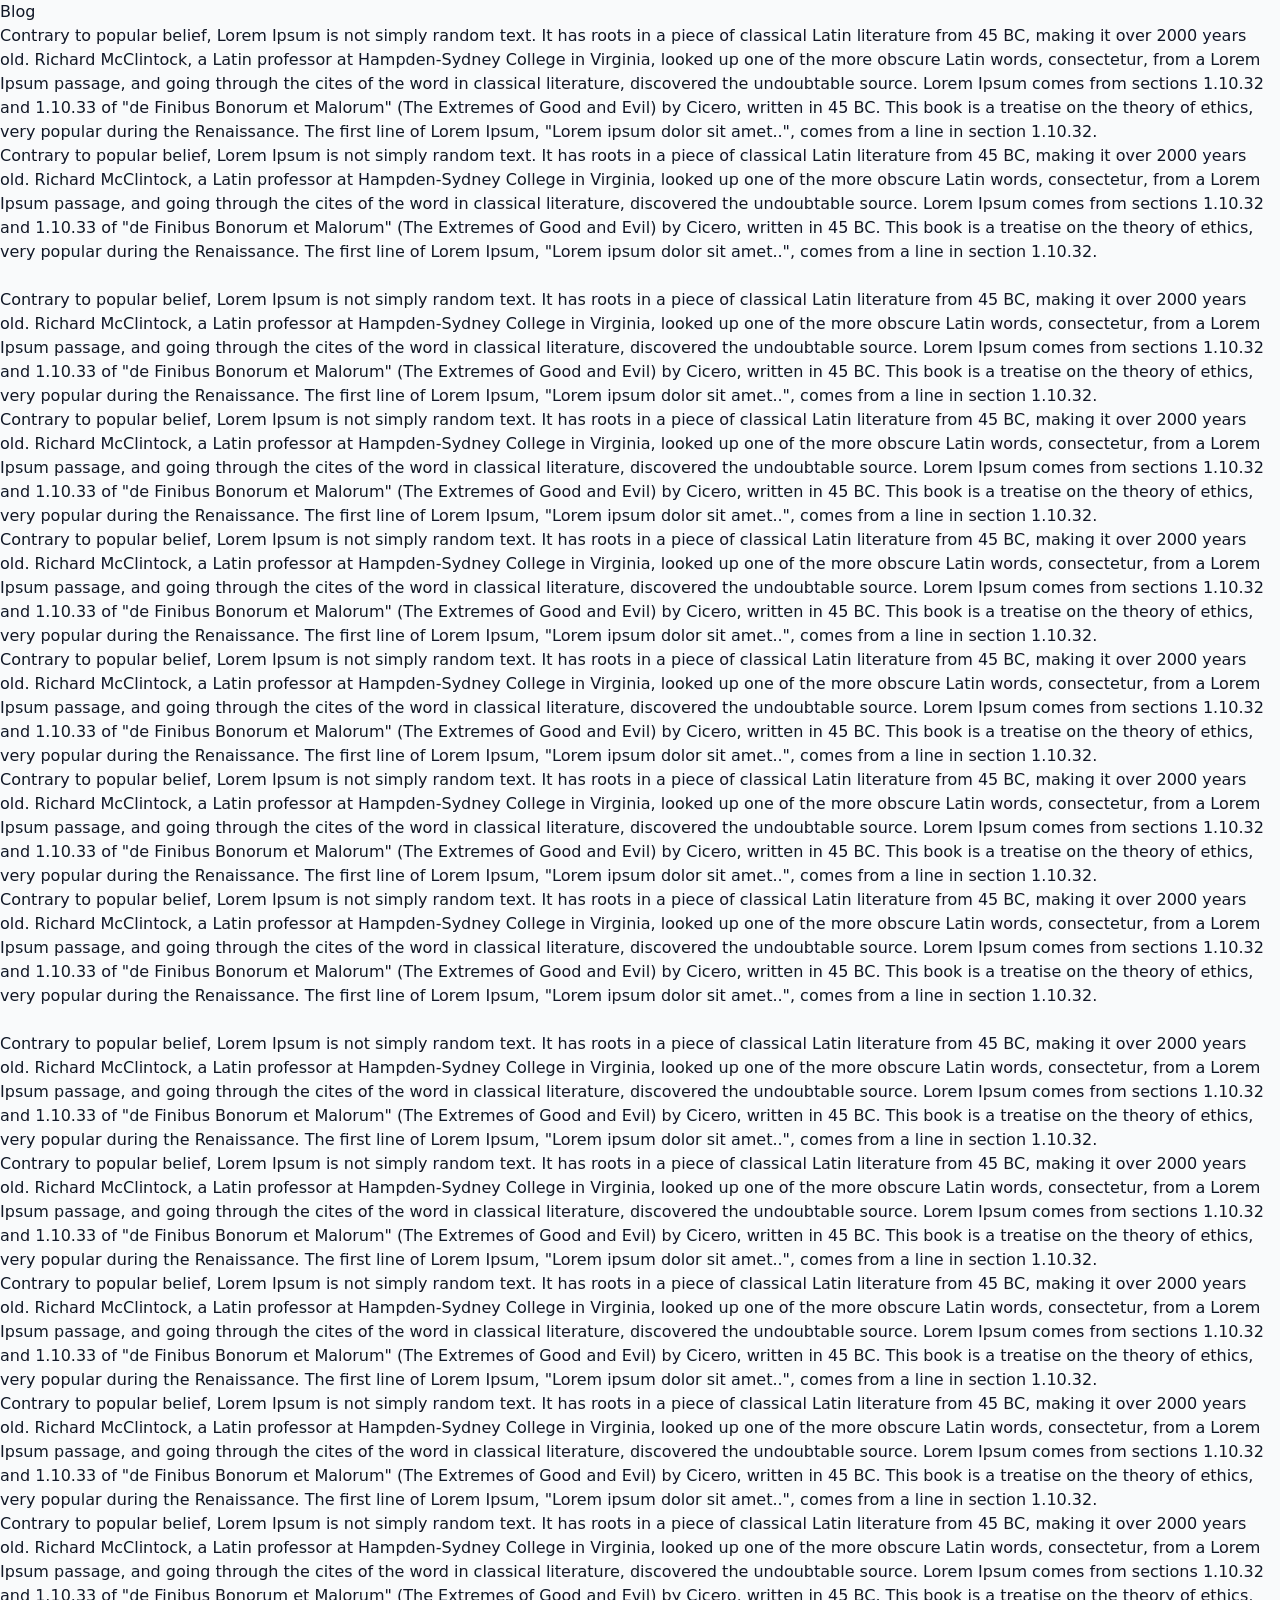
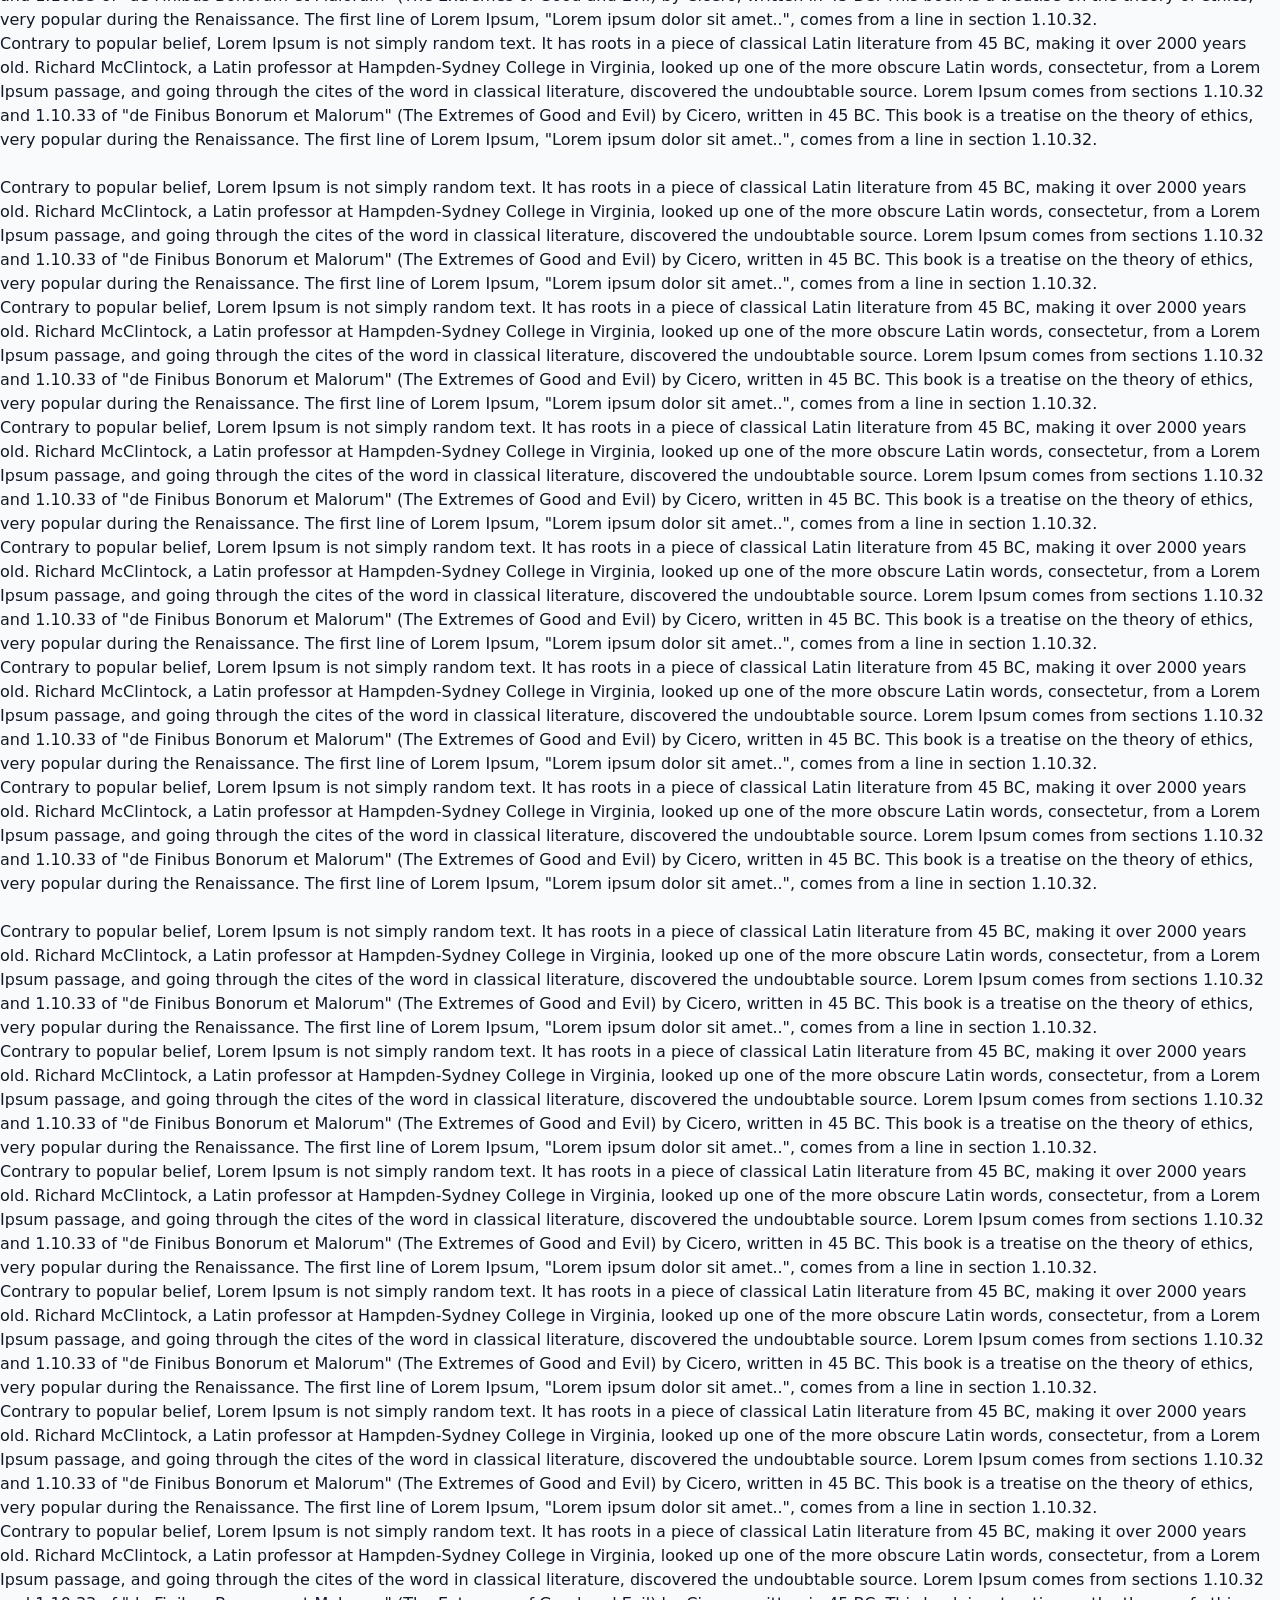
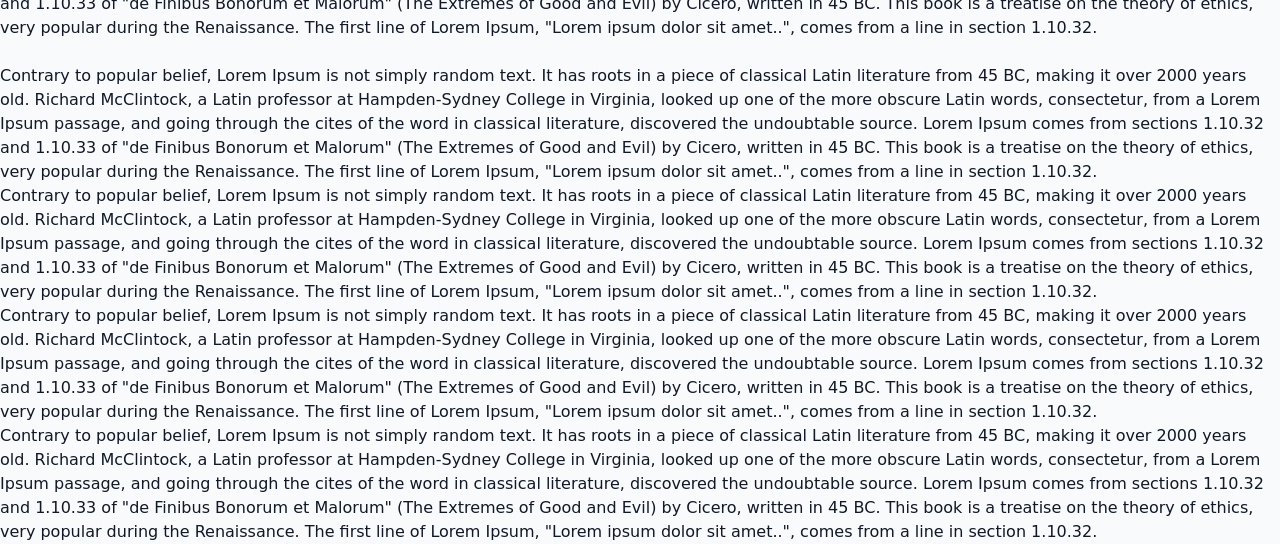
<file: blog.html>
<!DOCTYPE html><html><head><meta name="viewport" content="width=device-width"/><meta charSet="utf-8"/><script>!function(){try {var d=document.documentElement.classList;d.remove('light','dark');var e=localStorage.getItem('theme');if("system"===e||(!e&&true)){var t="(prefers-color-scheme: dark)",m=window.matchMedia(t);m.media!==t||m.matches?d.add('dark'):d.add('light')}else if(e) d.add(e)}catch(e){}}()</script><meta name="next-head-count" content="3"/><link rel="preload" href="/_next/static/css/29c83807eb7d6374.css" as="style"/><link rel="stylesheet" href="/_next/static/css/29c83807eb7d6374.css" data-n-g=""/><noscript data-n-css=""></noscript><script defer="" nomodule="" src="/_next/static/chunks/polyfills-5cd94c89d3acac5f.js"></script><script src="/_next/static/chunks/webpack-4443b53b1aee8170.js" defer=""></script><script src="/_next/static/chunks/framework-91d7f78b5b4003c8.js" defer=""></script><script src="/_next/static/chunks/main-1e7421553b9673ee.js" defer=""></script><script src="/_next/static/chunks/pages/_app-9415e76614bd6bda.js" defer=""></script><script src="/_next/static/chunks/pages/blog-b9adf30e4532e0ba.js" defer=""></script><script src="/_next/static/qOl7dESI1xpZ1y2r3j7l4/_buildManifest.js" defer=""></script><script src="/_next/static/qOl7dESI1xpZ1y2r3j7l4/_ssgManifest.js" defer=""></script><script src="/_next/static/qOl7dESI1xpZ1y2r3j7l4/_middlewareManifest.js" defer=""></script><style id="__jsx-393575709">#nprogress{pointer-events:none;}#nprogress .bar{background:#2863EB;position:fixed;z-index:9999;top:0;left:0;width:100%;height:2px;}#nprogress .peg{display:block;position:absolute;right:0px;width:100px;height:100%;box-shadow:0 0 10px #2863EB,0 0 5px #2863EB;opacity:1;-webkit-transform:rotate(3deg) translate(0px,-4px);-ms-transform:rotate(3deg) translate(0px,-4px);-webkit-transform:rotate(3deg) translate(0px,-4px);-ms-transform:rotate(3deg) translate(0px,-4px);transform:rotate(3deg) translate(0px,-4px);}#nprogress .spinner{display:block;position:fixed;z-index:1031;top:15px;right:15px;}#nprogress .spinner-icon{width:18px;height:18px;box-sizing:border-box;border:solid 2px transparent;border-top-color:#2863EB;border-left-color:#2863EB;border-radius:50%;-webkit-animation:nprogresss-spinner 400ms linear infinite;-webkit-animation:nprogress-spinner 400ms linear infinite;animation:nprogress-spinner 400ms linear infinite;}.nprogress-custom-parent{overflow:hidden;position:relative;}.nprogress-custom-parent #nprogress .spinner,.nprogress-custom-parent #nprogress .bar{position:absolute;}@-webkit-keyframes nprogress-spinner{0%{-webkit-transform:rotate(0deg);}100%{-webkit-transform:rotate(360deg);}}@-webkit-keyframes nprogress-spinner{0%{-webkit-transform:rotate(0deg);-ms-transform:rotate(0deg);transform:rotate(0deg);}100%{-webkit-transform:rotate(360deg);-ms-transform:rotate(360deg);transform:rotate(360deg);}}@keyframes nprogress-spinner{0%{-webkit-transform:rotate(0deg);-ms-transform:rotate(0deg);transform:rotate(0deg);}100%{-webkit-transform:rotate(360deg);-ms-transform:rotate(360deg);transform:rotate(360deg);}}</style></head><body><div id="__next" data-reactroot=""><div><h1>Blog</h1><h2>Contrary to popular belief, Lorem Ipsum is not simply random text. It has roots in a piece of classical Latin literature from 45 BC, making it over 2000 years old. Richard McClintock, a Latin professor at Hampden-Sydney College in Virginia, looked up one of the more obscure Latin words, consectetur, from a Lorem Ipsum passage, and going through the cites of the word in classical literature, discovered the undoubtable source. Lorem Ipsum comes from sections 1.10.32 and 1.10.33 of &quot;de Finibus Bonorum et Malorum&quot; (The Extremes of Good and Evil) by Cicero, written in 45 BC. This book is a treatise on the theory of ethics, very popular during the Renaissance. The first line of Lorem Ipsum, &quot;Lorem ipsum dolor sit amet..&quot;, comes from a line in section 1.10.32.</h2><h2>Contrary to popular belief, Lorem Ipsum is not simply random text. It has roots in a piece of classical Latin literature from 45 BC, making it over 2000 years old. Richard McClintock, a Latin professor at Hampden-Sydney College in Virginia, looked up one of the more obscure Latin words, consectetur, from a Lorem Ipsum passage, and going through the cites of the word in classical literature, discovered the undoubtable source. Lorem Ipsum comes from sections 1.10.32 and 1.10.33 of &quot;de Finibus Bonorum et Malorum&quot; (The Extremes of Good and Evil) by Cicero, written in 45 BC. This book is a treatise on the theory of ethics, very popular during the Renaissance. The first line of Lorem Ipsum, &quot;Lorem ipsum dolor sit amet..&quot;, comes from a line in section 1.10.32.</h2><br/><h2>Contrary to popular belief, Lorem Ipsum is not simply random text. It has roots in a piece of classical Latin literature from 45 BC, making it over 2000 years old. Richard McClintock, a Latin professor at Hampden-Sydney College in Virginia, looked up one of the more obscure Latin words, consectetur, from a Lorem Ipsum passage, and going through the cites of the word in classical literature, discovered the undoubtable source. Lorem Ipsum comes from sections 1.10.32 and 1.10.33 of &quot;de Finibus Bonorum et Malorum&quot; (The Extremes of Good and Evil) by Cicero, written in 45 BC. This book is a treatise on the theory of ethics, very popular during the Renaissance. The first line of Lorem Ipsum, &quot;Lorem ipsum dolor sit amet..&quot;, comes from a line in section 1.10.32.</h2><h2>Contrary to popular belief, Lorem Ipsum is not simply random text. It has roots in a piece of classical Latin literature from 45 BC, making it over 2000 years old. Richard McClintock, a Latin professor at Hampden-Sydney College in Virginia, looked up one of the more obscure Latin words, consectetur, from a Lorem Ipsum passage, and going through the cites of the word in classical literature, discovered the undoubtable source. Lorem Ipsum comes from sections 1.10.32 and 1.10.33 of &quot;de Finibus Bonorum et Malorum&quot; (The Extremes of Good and Evil) by Cicero, written in 45 BC. This book is a treatise on the theory of ethics, very popular during the Renaissance. The first line of Lorem Ipsum, &quot;Lorem ipsum dolor sit amet..&quot;, comes from a line in section 1.10.32.</h2><h2>Contrary to popular belief, Lorem Ipsum is not simply random text. It has roots in a piece of classical Latin literature from 45 BC, making it over 2000 years old. Richard McClintock, a Latin professor at Hampden-Sydney College in Virginia, looked up one of the more obscure Latin words, consectetur, from a Lorem Ipsum passage, and going through the cites of the word in classical literature, discovered the undoubtable source. Lorem Ipsum comes from sections 1.10.32 and 1.10.33 of &quot;de Finibus Bonorum et Malorum&quot; (The Extremes of Good and Evil) by Cicero, written in 45 BC. This book is a treatise on the theory of ethics, very popular during the Renaissance. The first line of Lorem Ipsum, &quot;Lorem ipsum dolor sit amet..&quot;, comes from a line in section 1.10.32.</h2><h2>Contrary to popular belief, Lorem Ipsum is not simply random text. It has roots in a piece of classical Latin literature from 45 BC, making it over 2000 years old. Richard McClintock, a Latin professor at Hampden-Sydney College in Virginia, looked up one of the more obscure Latin words, consectetur, from a Lorem Ipsum passage, and going through the cites of the word in classical literature, discovered the undoubtable source. Lorem Ipsum comes from sections 1.10.32 and 1.10.33 of &quot;de Finibus Bonorum et Malorum&quot; (The Extremes of Good and Evil) by Cicero, written in 45 BC. This book is a treatise on the theory of ethics, very popular during the Renaissance. The first line of Lorem Ipsum, &quot;Lorem ipsum dolor sit amet..&quot;, comes from a line in section 1.10.32.</h2><h2>Contrary to popular belief, Lorem Ipsum is not simply random text. It has roots in a piece of classical Latin literature from 45 BC, making it over 2000 years old. Richard McClintock, a Latin professor at Hampden-Sydney College in Virginia, looked up one of the more obscure Latin words, consectetur, from a Lorem Ipsum passage, and going through the cites of the word in classical literature, discovered the undoubtable source. Lorem Ipsum comes from sections 1.10.32 and 1.10.33 of &quot;de Finibus Bonorum et Malorum&quot; (The Extremes of Good and Evil) by Cicero, written in 45 BC. This book is a treatise on the theory of ethics, very popular during the Renaissance. The first line of Lorem Ipsum, &quot;Lorem ipsum dolor sit amet..&quot;, comes from a line in section 1.10.32.</h2><h2>Contrary to popular belief, Lorem Ipsum is not simply random text. It has roots in a piece of classical Latin literature from 45 BC, making it over 2000 years old. Richard McClintock, a Latin professor at Hampden-Sydney College in Virginia, looked up one of the more obscure Latin words, consectetur, from a Lorem Ipsum passage, and going through the cites of the word in classical literature, discovered the undoubtable source. Lorem Ipsum comes from sections 1.10.32 and 1.10.33 of &quot;de Finibus Bonorum et Malorum&quot; (The Extremes of Good and Evil) by Cicero, written in 45 BC. This book is a treatise on the theory of ethics, very popular during the Renaissance. The first line of Lorem Ipsum, &quot;Lorem ipsum dolor sit amet..&quot;, comes from a line in section 1.10.32.</h2><br/><h2>Contrary to popular belief, Lorem Ipsum is not simply random text. It has roots in a piece of classical Latin literature from 45 BC, making it over 2000 years old. Richard McClintock, a Latin professor at Hampden-Sydney College in Virginia, looked up one of the more obscure Latin words, consectetur, from a Lorem Ipsum passage, and going through the cites of the word in classical literature, discovered the undoubtable source. Lorem Ipsum comes from sections 1.10.32 and 1.10.33 of &quot;de Finibus Bonorum et Malorum&quot; (The Extremes of Good and Evil) by Cicero, written in 45 BC. This book is a treatise on the theory of ethics, very popular during the Renaissance. The first line of Lorem Ipsum, &quot;Lorem ipsum dolor sit amet..&quot;, comes from a line in section 1.10.32.</h2><h2>Contrary to popular belief, Lorem Ipsum is not simply random text. It has roots in a piece of classical Latin literature from 45 BC, making it over 2000 years old. Richard McClintock, a Latin professor at Hampden-Sydney College in Virginia, looked up one of the more obscure Latin words, consectetur, from a Lorem Ipsum passage, and going through the cites of the word in classical literature, discovered the undoubtable source. Lorem Ipsum comes from sections 1.10.32 and 1.10.33 of &quot;de Finibus Bonorum et Malorum&quot; (The Extremes of Good and Evil) by Cicero, written in 45 BC. This book is a treatise on the theory of ethics, very popular during the Renaissance. The first line of Lorem Ipsum, &quot;Lorem ipsum dolor sit amet..&quot;, comes from a line in section 1.10.32.</h2><h2>Contrary to popular belief, Lorem Ipsum is not simply random text. It has roots in a piece of classical Latin literature from 45 BC, making it over 2000 years old. Richard McClintock, a Latin professor at Hampden-Sydney College in Virginia, looked up one of the more obscure Latin words, consectetur, from a Lorem Ipsum passage, and going through the cites of the word in classical literature, discovered the undoubtable source. Lorem Ipsum comes from sections 1.10.32 and 1.10.33 of &quot;de Finibus Bonorum et Malorum&quot; (The Extremes of Good and Evil) by Cicero, written in 45 BC. This book is a treatise on the theory of ethics, very popular during the Renaissance. The first line of Lorem Ipsum, &quot;Lorem ipsum dolor sit amet..&quot;, comes from a line in section 1.10.32.</h2><h2>Contrary to popular belief, Lorem Ipsum is not simply random text. It has roots in a piece of classical Latin literature from 45 BC, making it over 2000 years old. Richard McClintock, a Latin professor at Hampden-Sydney College in Virginia, looked up one of the more obscure Latin words, consectetur, from a Lorem Ipsum passage, and going through the cites of the word in classical literature, discovered the undoubtable source. Lorem Ipsum comes from sections 1.10.32 and 1.10.33 of &quot;de Finibus Bonorum et Malorum&quot; (The Extremes of Good and Evil) by Cicero, written in 45 BC. This book is a treatise on the theory of ethics, very popular during the Renaissance. The first line of Lorem Ipsum, &quot;Lorem ipsum dolor sit amet..&quot;, comes from a line in section 1.10.32.</h2><h2>Contrary to popular belief, Lorem Ipsum is not simply random text. It has roots in a piece of classical Latin literature from 45 BC, making it over 2000 years old. Richard McClintock, a Latin professor at Hampden-Sydney College in Virginia, looked up one of the more obscure Latin words, consectetur, from a Lorem Ipsum passage, and going through the cites of the word in classical literature, discovered the undoubtable source. Lorem Ipsum comes from sections 1.10.32 and 1.10.33 of &quot;de Finibus Bonorum et Malorum&quot; (The Extremes of Good and Evil) by Cicero, written in 45 BC. This book is a treatise on the theory of ethics, very popular during the Renaissance. The first line of Lorem Ipsum, &quot;Lorem ipsum dolor sit amet..&quot;, comes from a line in section 1.10.32.</h2><h2>Contrary to popular belief, Lorem Ipsum is not simply random text. It has roots in a piece of classical Latin literature from 45 BC, making it over 2000 years old. Richard McClintock, a Latin professor at Hampden-Sydney College in Virginia, looked up one of the more obscure Latin words, consectetur, from a Lorem Ipsum passage, and going through the cites of the word in classical literature, discovered the undoubtable source. Lorem Ipsum comes from sections 1.10.32 and 1.10.33 of &quot;de Finibus Bonorum et Malorum&quot; (The Extremes of Good and Evil) by Cicero, written in 45 BC. This book is a treatise on the theory of ethics, very popular during the Renaissance. The first line of Lorem Ipsum, &quot;Lorem ipsum dolor sit amet..&quot;, comes from a line in section 1.10.32.</h2><br/><h2>Contrary to popular belief, Lorem Ipsum is not simply random text. It has roots in a piece of classical Latin literature from 45 BC, making it over 2000 years old. Richard McClintock, a Latin professor at Hampden-Sydney College in Virginia, looked up one of the more obscure Latin words, consectetur, from a Lorem Ipsum passage, and going through the cites of the word in classical literature, discovered the undoubtable source. Lorem Ipsum comes from sections 1.10.32 and 1.10.33 of &quot;de Finibus Bonorum et Malorum&quot; (The Extremes of Good and Evil) by Cicero, written in 45 BC. This book is a treatise on the theory of ethics, very popular during the Renaissance. The first line of Lorem Ipsum, &quot;Lorem ipsum dolor sit amet..&quot;, comes from a line in section 1.10.32.</h2><h2>Contrary to popular belief, Lorem Ipsum is not simply random text. It has roots in a piece of classical Latin literature from 45 BC, making it over 2000 years old. Richard McClintock, a Latin professor at Hampden-Sydney College in Virginia, looked up one of the more obscure Latin words, consectetur, from a Lorem Ipsum passage, and going through the cites of the word in classical literature, discovered the undoubtable source. Lorem Ipsum comes from sections 1.10.32 and 1.10.33 of &quot;de Finibus Bonorum et Malorum&quot; (The Extremes of Good and Evil) by Cicero, written in 45 BC. This book is a treatise on the theory of ethics, very popular during the Renaissance. The first line of Lorem Ipsum, &quot;Lorem ipsum dolor sit amet..&quot;, comes from a line in section 1.10.32.</h2><h2>Contrary to popular belief, Lorem Ipsum is not simply random text. It has roots in a piece of classical Latin literature from 45 BC, making it over 2000 years old. Richard McClintock, a Latin professor at Hampden-Sydney College in Virginia, looked up one of the more obscure Latin words, consectetur, from a Lorem Ipsum passage, and going through the cites of the word in classical literature, discovered the undoubtable source. Lorem Ipsum comes from sections 1.10.32 and 1.10.33 of &quot;de Finibus Bonorum et Malorum&quot; (The Extremes of Good and Evil) by Cicero, written in 45 BC. This book is a treatise on the theory of ethics, very popular during the Renaissance. The first line of Lorem Ipsum, &quot;Lorem ipsum dolor sit amet..&quot;, comes from a line in section 1.10.32.</h2><h2>Contrary to popular belief, Lorem Ipsum is not simply random text. It has roots in a piece of classical Latin literature from 45 BC, making it over 2000 years old. Richard McClintock, a Latin professor at Hampden-Sydney College in Virginia, looked up one of the more obscure Latin words, consectetur, from a Lorem Ipsum passage, and going through the cites of the word in classical literature, discovered the undoubtable source. Lorem Ipsum comes from sections 1.10.32 and 1.10.33 of &quot;de Finibus Bonorum et Malorum&quot; (The Extremes of Good and Evil) by Cicero, written in 45 BC. This book is a treatise on the theory of ethics, very popular during the Renaissance. The first line of Lorem Ipsum, &quot;Lorem ipsum dolor sit amet..&quot;, comes from a line in section 1.10.32.</h2><h2>Contrary to popular belief, Lorem Ipsum is not simply random text. It has roots in a piece of classical Latin literature from 45 BC, making it over 2000 years old. Richard McClintock, a Latin professor at Hampden-Sydney College in Virginia, looked up one of the more obscure Latin words, consectetur, from a Lorem Ipsum passage, and going through the cites of the word in classical literature, discovered the undoubtable source. Lorem Ipsum comes from sections 1.10.32 and 1.10.33 of &quot;de Finibus Bonorum et Malorum&quot; (The Extremes of Good and Evil) by Cicero, written in 45 BC. This book is a treatise on the theory of ethics, very popular during the Renaissance. The first line of Lorem Ipsum, &quot;Lorem ipsum dolor sit amet..&quot;, comes from a line in section 1.10.32.</h2><h2>Contrary to popular belief, Lorem Ipsum is not simply random text. It has roots in a piece of classical Latin literature from 45 BC, making it over 2000 years old. Richard McClintock, a Latin professor at Hampden-Sydney College in Virginia, looked up one of the more obscure Latin words, consectetur, from a Lorem Ipsum passage, and going through the cites of the word in classical literature, discovered the undoubtable source. Lorem Ipsum comes from sections 1.10.32 and 1.10.33 of &quot;de Finibus Bonorum et Malorum&quot; (The Extremes of Good and Evil) by Cicero, written in 45 BC. This book is a treatise on the theory of ethics, very popular during the Renaissance. The first line of Lorem Ipsum, &quot;Lorem ipsum dolor sit amet..&quot;, comes from a line in section 1.10.32.</h2><br/><h2>Contrary to popular belief, Lorem Ipsum is not simply random text. It has roots in a piece of classical Latin literature from 45 BC, making it over 2000 years old. Richard McClintock, a Latin professor at Hampden-Sydney College in Virginia, looked up one of the more obscure Latin words, consectetur, from a Lorem Ipsum passage, and going through the cites of the word in classical literature, discovered the undoubtable source. Lorem Ipsum comes from sections 1.10.32 and 1.10.33 of &quot;de Finibus Bonorum et Malorum&quot; (The Extremes of Good and Evil) by Cicero, written in 45 BC. This book is a treatise on the theory of ethics, very popular during the Renaissance. The first line of Lorem Ipsum, &quot;Lorem ipsum dolor sit amet..&quot;, comes from a line in section 1.10.32.</h2><h2>Contrary to popular belief, Lorem Ipsum is not simply random text. It has roots in a piece of classical Latin literature from 45 BC, making it over 2000 years old. Richard McClintock, a Latin professor at Hampden-Sydney College in Virginia, looked up one of the more obscure Latin words, consectetur, from a Lorem Ipsum passage, and going through the cites of the word in classical literature, discovered the undoubtable source. Lorem Ipsum comes from sections 1.10.32 and 1.10.33 of &quot;de Finibus Bonorum et Malorum&quot; (The Extremes of Good and Evil) by Cicero, written in 45 BC. This book is a treatise on the theory of ethics, very popular during the Renaissance. The first line of Lorem Ipsum, &quot;Lorem ipsum dolor sit amet..&quot;, comes from a line in section 1.10.32.</h2><h2>Contrary to popular belief, Lorem Ipsum is not simply random text. It has roots in a piece of classical Latin literature from 45 BC, making it over 2000 years old. Richard McClintock, a Latin professor at Hampden-Sydney College in Virginia, looked up one of the more obscure Latin words, consectetur, from a Lorem Ipsum passage, and going through the cites of the word in classical literature, discovered the undoubtable source. Lorem Ipsum comes from sections 1.10.32 and 1.10.33 of &quot;de Finibus Bonorum et Malorum&quot; (The Extremes of Good and Evil) by Cicero, written in 45 BC. This book is a treatise on the theory of ethics, very popular during the Renaissance. The first line of Lorem Ipsum, &quot;Lorem ipsum dolor sit amet..&quot;, comes from a line in section 1.10.32.</h2><h2>Contrary to popular belief, Lorem Ipsum is not simply random text. It has roots in a piece of classical Latin literature from 45 BC, making it over 2000 years old. Richard McClintock, a Latin professor at Hampden-Sydney College in Virginia, looked up one of the more obscure Latin words, consectetur, from a Lorem Ipsum passage, and going through the cites of the word in classical literature, discovered the undoubtable source. Lorem Ipsum comes from sections 1.10.32 and 1.10.33 of &quot;de Finibus Bonorum et Malorum&quot; (The Extremes of Good and Evil) by Cicero, written in 45 BC. This book is a treatise on the theory of ethics, very popular during the Renaissance. The first line of Lorem Ipsum, &quot;Lorem ipsum dolor sit amet..&quot;, comes from a line in section 1.10.32.</h2><h2>Contrary to popular belief, Lorem Ipsum is not simply random text. It has roots in a piece of classical Latin literature from 45 BC, making it over 2000 years old. Richard McClintock, a Latin professor at Hampden-Sydney College in Virginia, looked up one of the more obscure Latin words, consectetur, from a Lorem Ipsum passage, and going through the cites of the word in classical literature, discovered the undoubtable source. Lorem Ipsum comes from sections 1.10.32 and 1.10.33 of &quot;de Finibus Bonorum et Malorum&quot; (The Extremes of Good and Evil) by Cicero, written in 45 BC. This book is a treatise on the theory of ethics, very popular during the Renaissance. The first line of Lorem Ipsum, &quot;Lorem ipsum dolor sit amet..&quot;, comes from a line in section 1.10.32.</h2><h2>Contrary to popular belief, Lorem Ipsum is not simply random text. It has roots in a piece of classical Latin literature from 45 BC, making it over 2000 years old. Richard McClintock, a Latin professor at Hampden-Sydney College in Virginia, looked up one of the more obscure Latin words, consectetur, from a Lorem Ipsum passage, and going through the cites of the word in classical literature, discovered the undoubtable source. Lorem Ipsum comes from sections 1.10.32 and 1.10.33 of &quot;de Finibus Bonorum et Malorum&quot; (The Extremes of Good and Evil) by Cicero, written in 45 BC. This book is a treatise on the theory of ethics, very popular during the Renaissance. The first line of Lorem Ipsum, &quot;Lorem ipsum dolor sit amet..&quot;, comes from a line in section 1.10.32.</h2><br/><h2>Contrary to popular belief, Lorem Ipsum is not simply random text. It has roots in a piece of classical Latin literature from 45 BC, making it over 2000 years old. Richard McClintock, a Latin professor at Hampden-Sydney College in Virginia, looked up one of the more obscure Latin words, consectetur, from a Lorem Ipsum passage, and going through the cites of the word in classical literature, discovered the undoubtable source. Lorem Ipsum comes from sections 1.10.32 and 1.10.33 of &quot;de Finibus Bonorum et Malorum&quot; (The Extremes of Good and Evil) by Cicero, written in 45 BC. This book is a treatise on the theory of ethics, very popular during the Renaissance. The first line of Lorem Ipsum, &quot;Lorem ipsum dolor sit amet..&quot;, comes from a line in section 1.10.32.</h2><h2>Contrary to popular belief, Lorem Ipsum is not simply random text. It has roots in a piece of classical Latin literature from 45 BC, making it over 2000 years old. Richard McClintock, a Latin professor at Hampden-Sydney College in Virginia, looked up one of the more obscure Latin words, consectetur, from a Lorem Ipsum passage, and going through the cites of the word in classical literature, discovered the undoubtable source. Lorem Ipsum comes from sections 1.10.32 and 1.10.33 of &quot;de Finibus Bonorum et Malorum&quot; (The Extremes of Good and Evil) by Cicero, written in 45 BC. This book is a treatise on the theory of ethics, very popular during the Renaissance. The first line of Lorem Ipsum, &quot;Lorem ipsum dolor sit amet..&quot;, comes from a line in section 1.10.32.</h2><h2>Contrary to popular belief, Lorem Ipsum is not simply random text. It has roots in a piece of classical Latin literature from 45 BC, making it over 2000 years old. Richard McClintock, a Latin professor at Hampden-Sydney College in Virginia, looked up one of the more obscure Latin words, consectetur, from a Lorem Ipsum passage, and going through the cites of the word in classical literature, discovered the undoubtable source. Lorem Ipsum comes from sections 1.10.32 and 1.10.33 of &quot;de Finibus Bonorum et Malorum&quot; (The Extremes of Good and Evil) by Cicero, written in 45 BC. This book is a treatise on the theory of ethics, very popular during the Renaissance. The first line of Lorem Ipsum, &quot;Lorem ipsum dolor sit amet..&quot;, comes from a line in section 1.10.32.</h2><h2>Contrary to popular belief, Lorem Ipsum is not simply random text. It has roots in a piece of classical Latin literature from 45 BC, making it over 2000 years old. Richard McClintock, a Latin professor at Hampden-Sydney College in Virginia, looked up one of the more obscure Latin words, consectetur, from a Lorem Ipsum passage, and going through the cites of the word in classical literature, discovered the undoubtable source. Lorem Ipsum comes from sections 1.10.32 and 1.10.33 of &quot;de Finibus Bonorum et Malorum&quot; (The Extremes of Good and Evil) by Cicero, written in 45 BC. This book is a treatise on the theory of ethics, very popular during the Renaissance. The first line of Lorem Ipsum, &quot;Lorem ipsum dolor sit amet..&quot;, comes from a line in section 1.10.32.</h2></div><div class="fixed bottom-2 right-2"><button type="button" class="opacity-0 inline-flex items-center p-3 rounded-full shadow-sm text-gray-50 bg-blue-600 transition-opacity hover:bg-blue-700 focus:outline-none focus:ring-1 focus:ring-offset-1 focus:ring-blue-500"><svg xmlns="http://www.w3.org/2000/svg" fill="none" viewBox="0 0 24 24" stroke="currentColor" aria-hidden="true" class="h-5 w-5"><path stroke-linecap="round" stroke-linejoin="round" stroke-width="2" d="M5 11l7-7 7 7M5 19l7-7 7 7"></path></svg></button></div></div><script id="__NEXT_DATA__" type="application/json">{"props":{"pageProps":{}},"page":"/blog","query":{},"buildId":"qOl7dESI1xpZ1y2r3j7l4","nextExport":true,"autoExport":true,"isFallback":false,"scriptLoader":[]}</script></body></html>
</file>
<file: portfolio/style.css>
/* =====================================================
   FERDOUS MAHMUD AKASH — PORTFOLIO
   Anime "Tokyo night" theme: deep indigo sky, neon cyan
   and violet accents, sticker cards, Japanese accents,
   drifting star particles.
   ===================================================== */

:root {
    --bg: #0e1226;
    --card: #161c38;
    --card-soft: #1b2244;
    --ink: #a9b2d8;
    --ink-soft: #7d87b4;
    --heading: #eef1ff;
    --cyan: #4cc9f0;
    --cyan-deep: #1789b8;
    --cyan-soft: rgba(76, 201, 240, 0.12);
    --violet: #8b7cf8;
    --violet-soft: rgba(139, 124, 248, 0.14);
    --teal: #34d399;
    --teal-soft: rgba(52, 211, 153, 0.12);
    --gold: #fbbf24;
    --border: #2b3560;
    --border-bright: #3d4a85;
    --grad: linear-gradient(100deg, #4cc9f0, #8b7cf8);
    --font: 'M PLUS Rounded 1c', 'Zen Maru Gothic', -apple-system, sans-serif;
    --radius: 26px;
    --sticker-shadow: 0 6px 0 rgba(4, 8, 24, 0.55);
    --sticker-shadow-hover: 0 12px 0 rgba(4, 8, 24, 0.6);
}

* {
    margin: 0;
    padding: 0;
    box-sizing: border-box;
}

html {
    scroll-behavior: smooth;
}

body {
    font-family: var(--font);
    background-color: var(--bg);
    color: var(--ink);
    line-height: 1.65;
    -webkit-font-smoothing: antialiased;
    overflow-x: hidden;
}

::selection {
    background: var(--cyan);
    color: var(--bg);
}

img {
    display: block;
}

/* Drifting star particles */
#sakura {
    position: fixed;
    inset: 0;
    z-index: 0;
    pointer-events: none;
}

/* Night sky background: glows + faint star dots */
.bg-deco {
    position: fixed;
    inset: 0;
    z-index: 0;
    pointer-events: none;
    background:
        radial-gradient(40% 32% at 12% 4%, rgba(76, 201, 240, 0.10), transparent 70%),
        radial-gradient(44% 34% at 88% 10%, rgba(139, 124, 248, 0.12), transparent 70%),
        radial-gradient(40% 30% at 50% 100%, rgba(52, 211, 153, 0.06), transparent 70%),
        radial-gradient(rgba(255, 255, 255, 0.05) 1.2px, transparent 1.2px);
    background-size: 100% 100%, 100% 100%, 100% 100%, 30px 30px;
}

main {
    position: relative;
    z-index: 1;
    max-width: 1060px;
    margin: 0 auto;
    padding: 0 1.5rem;
}

.grad {
    background: var(--grad);
    -webkit-background-clip: text;
    background-clip: text;
    color: transparent;
}

/* Reusable sticker card */
.card {
    background: var(--card);
    border: 2px solid var(--border);
    border-radius: var(--radius);
    box-shadow: var(--sticker-shadow);
}

/* =====================
   NAV
   ===================== */

.nav {
    position: sticky;
    top: 0.9rem;
    z-index: 50;
    max-width: 1060px;
    margin: 0.9rem auto 0;
    padding: 0 1rem;
}

.nav-inner {
    display: flex;
    align-items: center;
    justify-content: space-between;
    gap: 1.5rem;
    background: rgba(22, 28, 56, 0.82);
    backdrop-filter: blur(12px);
    -webkit-backdrop-filter: blur(12px);
    border: 2px solid var(--border);
    border-radius: 999px;
    padding: 0.55rem 0.7rem 0.55rem 1.4rem;
    box-shadow: 0 4px 0 rgba(4, 8, 24, 0.5);
}

.nav-logo {
    font-weight: 800;
    font-size: 1.3rem;
    color: var(--heading);
    text-decoration: none;
    line-height: 1;
}

.logo-heart {
    color: var(--cyan);
    font-size: 0.9rem;
    vertical-align: super;
}

.nav-links {
    list-style: none;
    display: flex;
    gap: 1.8rem;
}

.nav-links a {
    font-size: 0.92rem;
    font-weight: 700;
    color: var(--ink-soft);
    text-decoration: none;
    transition: color 0.2s;
}

.nav-links a:hover {
    color: var(--cyan);
}

.nav-cta {
    font-size: 0.88rem;
    font-weight: 800;
    color: #06202e;
    background: var(--cyan);
    padding: 0.55rem 1.2rem;
    border-radius: 999px;
    text-decoration: none;
    box-shadow: 0 3px 0 var(--cyan-deep);
    transition: transform 0.15s, box-shadow 0.15s;
}

.nav-cta:hover {
    transform: translateY(-2px);
    box-shadow: 0 5px 0 var(--cyan-deep);
}

.nav-cta:active {
    transform: translateY(1px);
    box-shadow: 0 1px 0 var(--cyan-deep);
}

/* =====================
   HERO
   ===================== */

.hero {
    padding: 4.5rem 0 5rem;
    text-align: center;
    display: flex;
    flex-direction: column;
    align-items: center;
}

.hero-avatar {
    position: relative;
    margin-bottom: 1.8rem;
}

.avatar {
    width: 132px;
    height: 132px;
    border-radius: 50%;
    object-fit: cover;
    object-position: top;
    border: 4px solid var(--border-bright);
    box-shadow: 0 0 32px rgba(76, 201, 240, 0.25), 0 6px 0 rgba(4, 8, 24, 0.5);
    position: relative;
    z-index: 1;
}

.ring {
    position: absolute;
    inset: -12px;
    border: 3px dashed var(--cyan);
    border-radius: 50%;
    opacity: 0.45;
    animation: spin 14s linear infinite;
}

@keyframes spin {
    to { transform: rotate(360deg); }
}

.sparkle {
    position: absolute;
    color: var(--cyan);
    font-size: 1.3rem;
    z-index: 2;
    animation: twinkle 2.2s ease-in-out infinite;
}

.s1 { top: -14px; right: -6px; color: var(--gold); }
.s2 { bottom: 4px; left: -20px; color: var(--violet); animation-delay: 0.6s; }
.s3 { top: 30px; left: -30px; font-size: 0.95rem; animation-delay: 1.2s; }

@keyframes twinkle {
    0%, 100% { opacity: 0.25; transform: scale(0.8) rotate(0deg); }
    50% { opacity: 1; transform: scale(1.15) rotate(20deg); }
}

.hero-bubble {
    position: absolute;
    top: -10px;
    left: calc(100% + 2px);
    white-space: nowrap;
    font-size: 0.82rem;
    font-weight: 700;
    color: var(--heading);
    background: var(--card-soft);
    border: 2px solid var(--border-bright);
    border-radius: 999px;
    padding: 0.35rem 0.9rem;
    box-shadow: 0 3px 0 rgba(4, 8, 24, 0.5);
    animation: bob 3s ease-in-out infinite;
    z-index: 2;
}

.hero-bubble::after {
    content: "";
    position: absolute;
    bottom: -7px;
    left: 14px;
    width: 10px;
    height: 10px;
    background: var(--card-soft);
    border-bottom: 2px solid var(--border-bright);
    border-right: 2px solid var(--border-bright);
    transform: rotate(45deg) skew(8deg, 8deg);
}

@keyframes bob {
    0%, 100% { transform: translateY(0); }
    50% { transform: translateY(-6px); }
}

.availability {
    display: inline-flex;
    align-items: center;
    gap: 0.55rem;
    padding: 0.45rem 1.1rem;
    font-size: 0.85rem;
    font-weight: 700;
    color: var(--teal);
    background: var(--teal-soft);
    border: 2px solid rgba(52, 211, 153, 0.35);
    border-radius: 999px;
    margin-bottom: 1.5rem;
}

.pulse-dot {
    width: 8px;
    height: 8px;
    border-radius: 50%;
    background: var(--teal);
    animation: pulse 2s ease-in-out infinite;
}

@keyframes pulse {
    0%, 100% { box-shadow: 0 0 0 0 rgba(52, 211, 153, 0.5); }
    50% { box-shadow: 0 0 0 6px rgba(52, 211, 153, 0); }
}

.hero h1 {
    font-size: clamp(2.4rem, 6.5vw, 4.1rem);
    font-weight: 800;
    letter-spacing: -0.02em;
    line-height: 1.08;
    color: var(--heading);
}

.hero-jp {
    margin-top: 0.7rem;
    font-size: 0.95rem;
    font-weight: 700;
    letter-spacing: 0.35em;
    color: var(--cyan);
}

.hero-sub {
    margin-top: 1.1rem;
    max-width: 560px;
    font-size: clamp(1rem, 2vw, 1.14rem);
    color: var(--ink);
}

.hero-sub strong {
    color: var(--heading);
    font-weight: 800;
}

.hero-actions {
    display: flex;
    flex-wrap: wrap;
    justify-content: center;
    gap: 0.9rem;
    margin-top: 2.2rem;
}

.btn {
    display: inline-flex;
    align-items: center;
    gap: 0.55rem;
    padding: 0.8rem 1.7rem;
    font-family: var(--font);
    font-size: 0.98rem;
    font-weight: 800;
    border-radius: 999px;
    text-decoration: none;
    transition: transform 0.15s, box-shadow 0.15s, background 0.2s;
}

.btn-solid {
    color: #06202e;
    background: var(--cyan);
    box-shadow: 0 4px 0 var(--cyan-deep);
}

.btn-solid:hover {
    transform: translateY(-2px);
    box-shadow: 0 6px 0 var(--cyan-deep);
}

.btn-solid:active {
    transform: translateY(1px);
    box-shadow: 0 1px 0 var(--cyan-deep);
}

.btn-ghost {
    color: var(--heading);
    background: var(--card);
    border: 2px solid var(--border);
    box-shadow: 0 4px 0 rgba(4, 8, 24, 0.5);
}

.btn-ghost:hover {
    transform: translateY(-2px);
    box-shadow: 0 6px 0 rgba(4, 8, 24, 0.55);
    background: var(--card-soft);
    border-color: var(--border-bright);
}

.btn-lg {
    padding: 1rem 2.1rem;
    font-size: 1.05rem;
}

/* Stats band */
.stats-band {
    margin-top: 3.6rem;
    width: 100%;
    max-width: 880px;
    display: grid;
    grid-template-columns: repeat(4, 1fr);
    gap: 1.1rem;
}

.stat {
    padding: 1.4rem 1rem;
    display: flex;
    flex-direction: column;
    gap: 0.25rem;
    align-items: center;
    border-radius: 22px;
    border: 2px solid;
    transition: transform 0.2s;
}

.stat:hover {
    transform: translateY(-4px) rotate(-1deg);
}

.stat-pink { background: var(--cyan-soft);   border-color: rgba(76, 201, 240, 0.35); }
.stat-sky  { background: var(--violet-soft); border-color: rgba(139, 124, 248, 0.35); }
.stat-mint { background: var(--teal-soft);   border-color: rgba(52, 211, 153, 0.3); }
.stat-lav  { background: rgba(251, 191, 36, 0.1); border-color: rgba(251, 191, 36, 0.3); }

.stat-number {
    font-size: clamp(1.5rem, 3vw, 2rem);
    font-weight: 800;
    color: var(--heading);
    line-height: 1;
}

.stat-label {
    font-size: 0.82rem;
    font-weight: 700;
    color: var(--ink-soft);
    text-align: center;
}

/* =====================
   SECTIONS
   ===================== */

.section {
    position: relative;
    padding: 4.2rem 0;
}

/* big faint kanji watermark */
.section::before {
    content: attr(data-kanji);
    position: absolute;
    top: 1.2rem;
    right: 0;
    font-size: clamp(6rem, 14vw, 11rem);
    font-weight: 800;
    color: rgba(76, 201, 240, 0.05);
    line-height: 1;
    pointer-events: none;
    user-select: none;
}

.section-head {
    text-align: center;
    margin-bottom: 2.8rem;
}

.jp-tag {
    display: inline-block;
    font-size: 0.8rem;
    font-weight: 800;
    letter-spacing: 0.25em;
    color: var(--cyan);
    background: var(--card);
    border: 2px solid var(--border);
    border-radius: 999px;
    padding: 0.3rem 1.1rem;
    margin-bottom: 0.9rem;
    box-shadow: 0 3px 0 rgba(4, 8, 24, 0.5);
}

.section-head h2 {
    font-size: clamp(1.8rem, 4vw, 2.5rem);
    font-weight: 800;
    letter-spacing: -0.015em;
    color: var(--heading);
}

.head-deco {
    display: block;
    margin-top: 0.5rem;
    font-size: 0.85rem;
    letter-spacing: 0.5em;
    color: var(--cyan);
    opacity: 0.6;
}

/* =====================
   TIMELINE (experience)
   ===================== */

.timeline {
    position: relative;
    max-width: 720px;
    margin: 0 auto;
    padding-left: 2.1rem;
}

.timeline::before {
    content: "";
    position: absolute;
    left: 8px;
    top: 10px;
    bottom: 10px;
    width: 3px;
    background: linear-gradient(to bottom, var(--cyan), var(--violet));
    opacity: 0.35;
    border-radius: 3px;
}

.tl-item {
    position: relative;
    padding-bottom: 2rem;
}

.tl-item:last-child {
    padding-bottom: 0;
}

.tl-marker {
    position: absolute;
    left: -2.1rem;
    top: 10px;
    width: 18px;
    height: 18px;
    border-radius: 50%;
    background: var(--bg);
    border: 4px solid var(--violet);
}

.tl-marker.current {
    border-color: var(--cyan);
    box-shadow: 0 0 0 5px rgba(76, 201, 240, 0.18);
}

.tl-card {
    padding: 1.7rem;
    transition: transform 0.2s, box-shadow 0.2s, border-color 0.2s;
}

.tl-card:hover {
    transform: translateY(-4px) rotate(-0.4deg);
    box-shadow: var(--sticker-shadow-hover);
    border-color: var(--border-bright);
}

.tl-top {
    display: flex;
    align-items: center;
    gap: 1rem;
    margin-bottom: 0.9rem;
}

.tl-logo {
    flex-shrink: 0;
    width: 56px;
    height: 56px;
    display: grid;
    place-items: center;
    border-radius: 18px;
    border: 2px solid;
}

.tl-logo svg {
    width: 40px;
    height: 40px;
}

.logo-pink { background: var(--cyan-soft);   border-color: rgba(76, 201, 240, 0.35); }
.logo-lav  { background: var(--violet-soft); border-color: rgba(139, 124, 248, 0.35); }

.tl-card h3 {
    font-size: 1.08rem;
    font-weight: 800;
    color: var(--heading);
    line-height: 1.3;
}

.tl-card h3 a {
    color: var(--cyan);
    text-decoration: none;
    border-bottom: 2px dashed rgba(76, 201, 240, 0.35);
    transition: border-color 0.2s;
}

.tl-card h3 a:hover {
    border-color: var(--cyan);
}

.tl-meta {
    font-size: 0.8rem;
    font-weight: 700;
    color: var(--ink-soft);
    margin-top: 0.15rem;
}

.tl-desc {
    font-size: 0.96rem;
    margin-bottom: 1rem;
}

/* Metric chips */
.metric-chips {
    display: flex;
    flex-wrap: wrap;
    gap: 0.5rem;
    margin-bottom: 1rem;
}

.chip {
    font-size: 0.76rem;
    font-weight: 800;
    padding: 0.35rem 0.8rem;
    border-radius: 999px;
    border: 2px solid;
}

.chip-good {
    color: #5eead4;
    background: var(--teal-soft);
    border-color: rgba(52, 211, 153, 0.3);
}

.chip-nice {
    color: #93c5fd;
    background: rgba(96, 165, 250, 0.12);
    border-color: rgba(96, 165, 250, 0.3);
}

/* Tech pills */
.pill-list {
    list-style: none;
    display: flex;
    flex-wrap: wrap;
    gap: 0.45rem;
}

.pill-list li {
    font-size: 0.75rem;
    font-weight: 700;
    color: #b5aaff;
    background: var(--violet-soft);
    border: 2px solid rgba(139, 124, 248, 0.28);
    padding: 0.24rem 0.75rem;
    border-radius: 999px;
}

/* =====================
   PROJECTS
   ===================== */

.project-grid {
    display: grid;
    grid-template-columns: repeat(3, 1fr);
    gap: 1.5rem;
}

.project-card {
    display: flex;
    flex-direction: column;
    color: var(--ink);
    text-decoration: none;
    overflow: hidden;
    transition: transform 0.2s, box-shadow 0.2s, border-color 0.2s;
}

.project-card:hover {
    transform: translateY(-6px) rotate(-0.6deg);
    box-shadow: var(--sticker-shadow-hover);
    border-color: var(--border-bright);
}

.project-visual {
    position: relative;
    height: 165px;
    display: grid;
    place-items: center;
    border-bottom: 2px solid var(--border);
}

.mascot {
    width: 92px;
    height: 92px;
    filter: drop-shadow(0 5px 0 rgba(0, 0, 0, 0.18));
    transition: transform 0.25s;
}

.project-card:hover .mascot {
    transform: scale(1.1) rotate(-4deg);
}

.visual-pink {
    background:
        radial-gradient(rgba(255, 255, 255, 0.16) 2px, transparent 2px),
        linear-gradient(135deg, #155e8a, #2193c9);
    background-size: 22px 22px, 100% 100%;
}

.visual-sky {
    background:
        radial-gradient(rgba(255, 255, 255, 0.16) 2px, transparent 2px),
        linear-gradient(135deg, #1e4fa3, #3f7ad9);
    background-size: 22px 22px, 100% 100%;
}

.visual-lav {
    background:
        radial-gradient(rgba(255, 255, 255, 0.16) 2px, transparent 2px),
        linear-gradient(135deg, #4c3a9e, #7059d6);
    background-size: 22px 22px, 100% 100%;
}

.store-tag {
    position: absolute;
    top: 12px;
    right: 12px;
    font-size: 0.7rem;
    font-weight: 800;
    color: #fff;
    background: rgba(6, 10, 28, 0.5);
    border: 2px solid rgba(255, 255, 255, 0.25);
    padding: 0.28rem 0.7rem;
    border-radius: 999px;
    opacity: 0;
    transform: translateY(-4px);
    transition: opacity 0.25s, transform 0.25s;
}

.project-card:hover .store-tag {
    opacity: 1;
    transform: translateY(0);
}

.project-body {
    padding: 1.4rem;
    display: flex;
    flex-direction: column;
    gap: 0.6rem;
    flex: 1;
}

.project-body h3 {
    font-size: 1.2rem;
    font-weight: 800;
    color: var(--heading);
}

.project-body p {
    font-size: 0.92rem;
    flex: 1;
}

.award {
    font-size: 0.95rem;
}

/* =====================
   SKILLS
   ===================== */

.skills-grid {
    display: grid;
    grid-template-columns: repeat(3, 1fr);
    gap: 1.5rem;
}

.skill-card {
    padding: 1.6rem;
    transition: transform 0.2s, box-shadow 0.2s, border-color 0.2s;
}

.skill-card:hover {
    transform: translateY(-4px) rotate(0.5deg);
    box-shadow: var(--sticker-shadow-hover);
    border-color: var(--border-bright);
}

.skill-icon {
    width: 52px;
    height: 52px;
    display: grid;
    place-items: center;
    font-size: 1.55rem;
    border-radius: 16px;
    border: 2px solid;
    margin-bottom: 1rem;
}

.icon-pink  { background: var(--cyan-soft);   border-color: rgba(76, 201, 240, 0.35); }
.icon-sky   { background: rgba(96, 165, 250, 0.12); border-color: rgba(96, 165, 250, 0.32); }
.icon-lav   { background: var(--violet-soft); border-color: rgba(139, 124, 248, 0.35); }
.icon-mint  { background: var(--teal-soft);   border-color: rgba(52, 211, 153, 0.3); }
.icon-peach { background: rgba(251, 146, 60, 0.12); border-color: rgba(251, 146, 60, 0.3); }
.icon-lemon { background: rgba(251, 191, 36, 0.12); border-color: rgba(251, 191, 36, 0.3); }

.skill-card h3 {
    font-size: 1.02rem;
    font-weight: 800;
    color: var(--heading);
    margin-bottom: 0.8rem;
}

/* =====================
   HIGHLIGHTS
   ===================== */

.highlight-row {
    display: grid;
    grid-template-columns: repeat(4, 1fr);
    gap: 1.5rem;
}

.highlight-card {
    text-align: center;
    padding: 1.8rem 1.2rem;
    transition: transform 0.2s, box-shadow 0.2s, border-color 0.2s;
}

.highlight-card:hover {
    transform: translateY(-4px) rotate(-1deg);
    box-shadow: var(--sticker-shadow-hover);
    border-color: var(--border-bright);
}

.highlight-emoji {
    display: block;
    font-size: 2.1rem;
    margin-bottom: 0.7rem;
}

.highlight-card p {
    font-size: 0.88rem;
    line-height: 1.5;
    font-weight: 700;
    color: var(--ink-soft);
}

.highlight-card strong {
    color: var(--heading);
    font-size: 0.98rem;
    font-weight: 800;
}

/* =====================
   CONTACT + FOOTER
   ===================== */

.contact {
    padding: 4rem 0 5rem;
}

.contact-card {
    text-align: center;
    padding: 3.5rem 2rem;
    background:
        radial-gradient(rgba(76, 201, 240, 0.06) 2px, transparent 2px) 0 0 / 24px 24px,
        var(--card);
}

.contact-jp {
    display: inline-block;
    font-size: 0.85rem;
    font-weight: 800;
    letter-spacing: 0.2em;
    color: var(--cyan);
    margin-bottom: 0.8rem;
}

.contact-card h2 {
    font-size: clamp(1.9rem, 5vw, 2.8rem);
    font-weight: 800;
    letter-spacing: -0.02em;
    color: var(--heading);
}

.contact-card p {
    margin: 0.9rem auto 1.8rem;
    max-width: 460px;
    font-weight: 500;
}

.footer {
    display: flex;
    align-items: center;
    justify-content: space-between;
    flex-wrap: wrap;
    gap: 1rem;
    padding: 1.8rem 0 2.4rem;
    border-top: 2px dashed var(--border);
    font-size: 0.85rem;
    font-weight: 700;
    color: var(--ink-soft);
}

.footer-links {
    list-style: none;
    display: flex;
    gap: 1.5rem;
}

.footer-links a {
    color: var(--ink-soft);
    text-decoration: none;
    transition: color 0.2s;
}

.footer-links a:hover {
    color: var(--cyan);
}

/* =====================
   REVEAL ANIMATION
   ===================== */

.reveal {
    opacity: 0;
    transform: translateY(22px);
    transition: opacity 0.55s ease, transform 0.55s ease;
}

.reveal.visible {
    opacity: 1;
    transform: translateY(0);
}

@media (prefers-reduced-motion: reduce) {
    html { scroll-behavior: auto; }
    .reveal { opacity: 1; transform: none; transition: none; }
    .pulse-dot, .ring, .sparkle, .hero-bubble { animation: none; }
    #sakura { display: none; }
}

/* =====================
   RESPONSIVE
   ===================== */

@media (max-width: 900px) {
    .project-grid,
    .skills-grid {
        grid-template-columns: repeat(2, 1fr);
    }

    .highlight-row,
    .stats-band {
        grid-template-columns: repeat(2, 1fr);
    }
}

@media (max-width: 600px) {
    .nav-links {
        display: none;
    }

    .hero {
        padding: 3.2rem 0 3.8rem;
    }

    .hero-bubble {
        left: auto;
        right: -30px;
        top: -26px;
    }

    .section {
        padding: 3.4rem 0;
    }

    .project-grid,
    .skills-grid {
        grid-template-columns: 1fr;
    }

    .timeline {
        padding-left: 1.7rem;
    }

    .tl-marker {
        left: -1.7rem;
    }

    .tl-top {
        align-items: flex-start;
    }

    .footer {
        justify-content: center;
        text-align: center;
    }
}
</file>
<file: _next/static/css/29c83807eb7d6374.css>
/*
! tailwindcss v3.0.16 | MIT License | https://tailwindcss.com
*/*,:after,:before{box-sizing:border-box;border:0 solid #e5e7eb}:after,:before{--tw-content:""}html{line-height:1.5;-webkit-text-size-adjust:100%;-moz-tab-size:4;-o-tab-size:4;tab-size:4;font-family:ui-sans-serif,system-ui,-apple-system,BlinkMacSystemFont,Segoe UI,Roboto,Helvetica Neue,Arial,Noto Sans,sans-serif,Apple Color Emoji,Segoe UI Emoji,Segoe UI Symbol,Noto Color Emoji}body{margin:0;line-height:inherit}hr{height:0;color:inherit;border-top-width:1px}abbr:where([title]){-webkit-text-decoration:underline dotted;text-decoration:underline dotted}h1,h2,h3,h4,h5,h6{font-size:inherit;font-weight:inherit}a{color:inherit;text-decoration:inherit}b,strong{font-weight:bolder}code,kbd,pre,samp{font-family:ui-monospace,SFMono-Regular,Menlo,Monaco,Consolas,Liberation Mono,Courier New,monospace;font-size:1em}small{font-size:80%}sub,sup{font-size:75%;line-height:0;position:relative;vertical-align:baseline}sub{bottom:-.25em}sup{top:-.5em}table{text-indent:0;border-color:inherit;border-collapse:collapse}button,input,optgroup,select,textarea{font-family:inherit;font-size:100%;line-height:inherit;color:inherit;margin:0;padding:0}button,select{text-transform:none}[type=button],[type=reset],[type=submit],button{-webkit-appearance:button;background-color:transparent;background-image:none}:-moz-focusring{outline:auto}:-moz-ui-invalid{box-shadow:none}progress{vertical-align:baseline}::-webkit-inner-spin-button,::-webkit-outer-spin-button{height:auto}[type=search]{-webkit-appearance:textfield;outline-offset:-2px}::-webkit-search-decoration{-webkit-appearance:none}::-webkit-file-upload-button{-webkit-appearance:button;font:inherit}summary{display:list-item}blockquote,dd,dl,figure,h1,h2,h3,h4,h5,h6,hr,p,pre{margin:0}fieldset{margin:0}fieldset,legend{padding:0}menu,ol,ul{list-style:none;margin:0;padding:0}textarea{resize:vertical}input::-moz-placeholder,textarea::-moz-placeholder{opacity:1;color:#9ca3af}input:-ms-input-placeholder,textarea:-ms-input-placeholder{opacity:1;color:#9ca3af}input::placeholder,textarea::placeholder{opacity:1;color:#9ca3af}[role=button],button{cursor:pointer}:disabled{cursor:default}audio,canvas,embed,iframe,img,object,svg,video{display:block;vertical-align:middle}img,video{max-width:100%;height:auto}[hidden]{display:none}body{background-color:rgb(249 250 251/var(--tw-bg-opacity));color:rgb(17 24 39/var(--tw-text-opacity))}.dark body,body{--tw-bg-opacity:1;--tw-text-opacity:1}.dark body{background-color:rgb(17 24 39/var(--tw-bg-opacity));color:rgb(243 244 246/var(--tw-text-opacity))}body{min-height:100vh}::-moz-selection{--tw-bg-opacity:1;background-color:rgb(37 99 235/var(--tw-bg-opacity));--tw-text-opacity:1;color:rgb(255 255 255/var(--tw-text-opacity))}::selection{--tw-bg-opacity:1;background-color:rgb(37 99 235/var(--tw-bg-opacity));--tw-text-opacity:1;color:rgb(255 255 255/var(--tw-text-opacity))}*,:after,:before{--tw-translate-x:0;--tw-translate-y:0;--tw-rotate:0;--tw-skew-x:0;--tw-skew-y:0;--tw-scale-x:1;--tw-scale-y:1;--tw-pan-x: ;--tw-pan-y: ;--tw-pinch-zoom: ;--tw-scroll-snap-strictness:proximity;--tw-ordinal: ;--tw-slashed-zero: ;--tw-numeric-figure: ;--tw-numeric-spacing: ;--tw-numeric-fraction: ;--tw-ring-inset: ;--tw-ring-offset-width:0px;--tw-ring-offset-color:#fff;--tw-ring-color:rgb(59 130 246/0.5);--tw-ring-offset-shadow:0 0 #0000;--tw-ring-shadow:0 0 #0000;--tw-shadow:0 0 #0000;--tw-shadow-colored:0 0 #0000;--tw-blur: ;--tw-brightness: ;--tw-contrast: ;--tw-grayscale: ;--tw-hue-rotate: ;--tw-invert: ;--tw-saturate: ;--tw-sepia: ;--tw-drop-shadow: ;--tw-backdrop-blur: ;--tw-backdrop-brightness: ;--tw-backdrop-contrast: ;--tw-backdrop-grayscale: ;--tw-backdrop-hue-rotate: ;--tw-backdrop-invert: ;--tw-backdrop-opacity: ;--tw-backdrop-saturate: ;--tw-backdrop-sepia: }.container{width:100%}@media (min-width:640px){.container{max-width:640px}}@media (min-width:768px){.container{max-width:768px}}@media (min-width:1024px){.container{max-width:1024px}}@media (min-width:1280px){.container{max-width:1280px}}@media (min-width:1536px){.container{max-width:1536px}}.fixed{position:fixed}.inset-x-0{left:0;right:0}.top-0{top:0}.bottom-2{bottom:.5rem}.right-2{right:.5rem}.my-4{margin-top:1rem;margin-bottom:1rem}.mx-auto{margin-left:auto;margin-right:auto}.mt-12{margin-top:3rem}.mt-24{margin-top:6rem}.block{display:block}.flex{display:flex}.inline-flex{display:inline-flex}.grid{display:grid}.h-7{height:1.75rem}.h-16{height:4rem}.h-8{height:2rem}.h-5{height:1.25rem}.min-h-screen{min-height:100vh}.w-full{width:100%}.w-7{width:1.75rem}.w-8{width:2rem}.w-5{width:1.25rem}.max-w-4xl{max-width:56rem}.flex-shrink-0{flex-shrink:0}.flex-grow{flex-grow:1}.cursor-pointer{cursor:pointer}.flex-col{flex-direction:column}.place-content-center{place-content:center}.items-center{align-items:center}.justify-center{justify-content:center}.justify-between{justify-content:space-between}.space-y-10>:not([hidden])~:not([hidden]){--tw-space-y-reverse:0;margin-top:calc(2.5rem * calc(1 - var(--tw-space-y-reverse)));margin-bottom:calc(2.5rem * var(--tw-space-y-reverse))}.space-y-4>:not([hidden])~:not([hidden]){--tw-space-y-reverse:0;margin-top:calc(1rem * calc(1 - var(--tw-space-y-reverse)));margin-bottom:calc(1rem * var(--tw-space-y-reverse))}.space-x-1>:not([hidden])~:not([hidden]){--tw-space-x-reverse:0;margin-right:calc(.25rem * var(--tw-space-x-reverse));margin-left:calc(.25rem * calc(1 - var(--tw-space-x-reverse)))}.whitespace-nowrap{white-space:nowrap}.rounded-md{border-radius:.375rem}.rounded-full{border-radius:9999px}.border{border-width:1px}.border-2{border-width:2px}.border-b{border-bottom-width:1px}.border-blue-600{--tw-border-opacity:1;border-color:rgb(37 99 235/var(--tw-border-opacity))}.border-gray-100{--tw-border-opacity:1;border-color:rgb(243 244 246/var(--tw-border-opacity))}.bg-indigo-600{--tw-bg-opacity:1;background-color:rgb(79 70 229/var(--tw-bg-opacity))}.bg-blue-600{--tw-bg-opacity:1;background-color:rgb(37 99 235/var(--tw-bg-opacity))}.bg-gray-50{--tw-bg-opacity:1;background-color:rgb(249 250 251/var(--tw-bg-opacity))}.p-4{padding:1rem}.p-3{padding:.75rem}.py-28{padding-top:7rem;padding-bottom:7rem}.px-4{padding-left:1rem;padding-right:1rem}.py-4{padding-top:1rem;padding-bottom:1rem}.py-2{padding-top:.5rem;padding-bottom:.5rem}.px-6{padding-left:1.5rem;padding-right:1.5rem}.py-3{padding-top:.75rem;padding-bottom:.75rem}.py-6{padding-top:1.5rem;padding-bottom:1.5rem}.pb-32{padding-bottom:8rem}.pt-16{padding-top:4rem}.text-center{text-align:center}.text-2xl{font-size:1.5rem;line-height:2rem}.text-lg{font-size:1.125rem;line-height:1.75rem}.text-4xl{font-size:2.25rem;line-height:2.5rem}.text-xl{font-size:1.25rem;line-height:1.75rem}.text-sm{font-size:.875rem;line-height:1.25rem}.font-bold{font-weight:700}.font-medium{font-weight:500}.capitalize{text-transform:capitalize}.tracking-tight{letter-spacing:-.025em}.text-gray-800{--tw-text-opacity:1;color:rgb(31 41 55/var(--tw-text-opacity))}.text-gray-600{--tw-text-opacity:1;color:rgb(75 85 99/var(--tw-text-opacity))}.text-white{--tw-text-opacity:1;color:rgb(255 255 255/var(--tw-text-opacity))}.text-gray-500{--tw-text-opacity:1;color:rgb(107 114 128/var(--tw-text-opacity))}.text-blue-600{--tw-text-opacity:1;color:rgb(37 99 235/var(--tw-text-opacity))}.text-gray-50{--tw-text-opacity:1;color:rgb(249 250 251/var(--tw-text-opacity))}.opacity-100{opacity:1}.opacity-0{opacity:0}.shadow-sm{--tw-shadow:0 1px 2px 0 rgb(0 0 0/0.05);--tw-shadow-colored:0 1px 2px 0 var(--tw-shadow-color);box-shadow:var(--tw-ring-offset-shadow,0 0 #0000),var(--tw-ring-shadow,0 0 #0000),var(--tw-shadow)}.filter{filter:var(--tw-blur) var(--tw-brightness) var(--tw-contrast) var(--tw-grayscale) var(--tw-hue-rotate) var(--tw-invert) var(--tw-saturate) var(--tw-sepia) var(--tw-drop-shadow)}.transition-opacity{transition-property:opacity;transition-timing-function:cubic-bezier(.4,0,.2,1);transition-duration:.15s}.hover\:border-blue-700:hover{--tw-border-opacity:1;border-color:rgb(29 78 216/var(--tw-border-opacity))}.hover\:bg-indigo-700:hover{--tw-bg-opacity:1;background-color:rgb(67 56 202/var(--tw-bg-opacity))}.hover\:bg-blue-700:hover{--tw-bg-opacity:1;background-color:rgb(29 78 216/var(--tw-bg-opacity))}.hover\:text-blue-700:hover{--tw-text-opacity:1;color:rgb(29 78 216/var(--tw-text-opacity))}.focus\:outline-none:focus{outline:2px solid transparent;outline-offset:2px}.focus\:ring-4:focus{--tw-ring-offset-shadow:var(--tw-ring-inset) 0 0 0 var(--tw-ring-offset-width) var(--tw-ring-offset-color);--tw-ring-shadow:var(--tw-ring-inset) 0 0 0 calc(4px + var(--tw-ring-offset-width)) var(--tw-ring-color)}.focus\:ring-1:focus,.focus\:ring-4:focus{box-shadow:var(--tw-ring-offset-shadow),var(--tw-ring-shadow),var(--tw-shadow,0 0 #0000)}.focus\:ring-1:focus{--tw-ring-offset-shadow:var(--tw-ring-inset) 0 0 0 var(--tw-ring-offset-width) var(--tw-ring-offset-color);--tw-ring-shadow:var(--tw-ring-inset) 0 0 0 calc(1px + var(--tw-ring-offset-width)) var(--tw-ring-color)}.focus\:ring-blue-600:focus{--tw-ring-opacity:1;--tw-ring-color:rgb(37 99 235/var(--tw-ring-opacity))}.focus\:ring-blue-500:focus{--tw-ring-opacity:1;--tw-ring-color:rgb(59 130 246/var(--tw-ring-opacity))}.focus\:ring-opacity-50:focus{--tw-ring-opacity:0.5}.focus\:ring-offset-1:focus{--tw-ring-offset-width:1px}.dark .dark\:border-gray-700{--tw-border-opacity:1;border-color:rgb(55 65 81/var(--tw-border-opacity))}.dark .dark\:bg-gray-900{--tw-bg-opacity:1;background-color:rgb(17 24 39/var(--tw-bg-opacity))}@media (min-width:640px){.sm\:mt-24{margin-top:6rem}.sm\:px-6{padding-left:1.5rem;padding-right:1.5rem}.sm\:text-7xl{font-size:4.5rem;line-height:1}.sm\:text-2xl{font-size:1.5rem;line-height:2rem}.sm\:text-xl{font-size:1.25rem;line-height:1.75rem}}@media (min-width:768px){.md\:my-8{margin-top:2rem;margin-bottom:2rem}.md\:mt-32{margin-top:8rem}.md\:w-auto{width:auto}.md\:py-8{padding-top:2rem;padding-bottom:2rem}.md\:text-4xl{font-size:2.25rem;line-height:2.5rem}}@media (min-width:1024px){.lg\:py-20{padding-top:5rem;padding-bottom:5rem}.lg\:text-5xl{font-size:3rem;line-height:1}}
</file>
